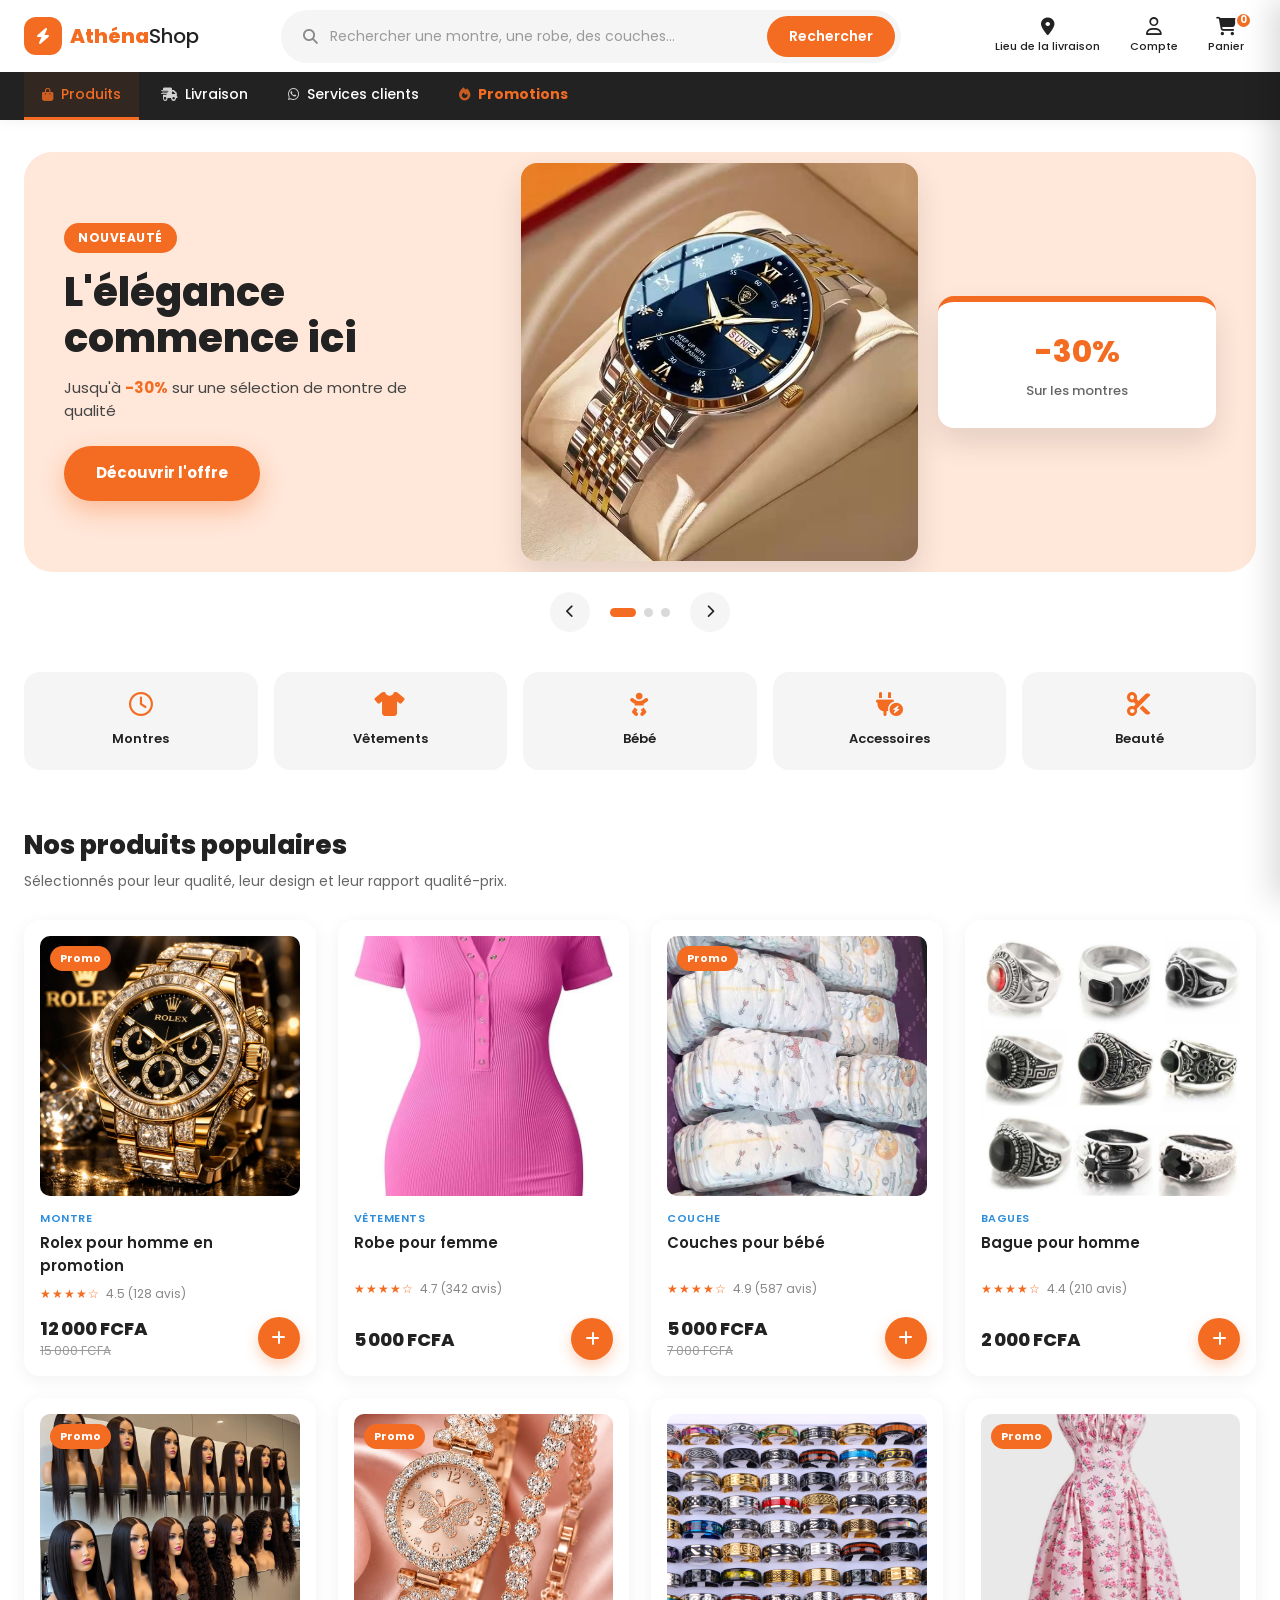
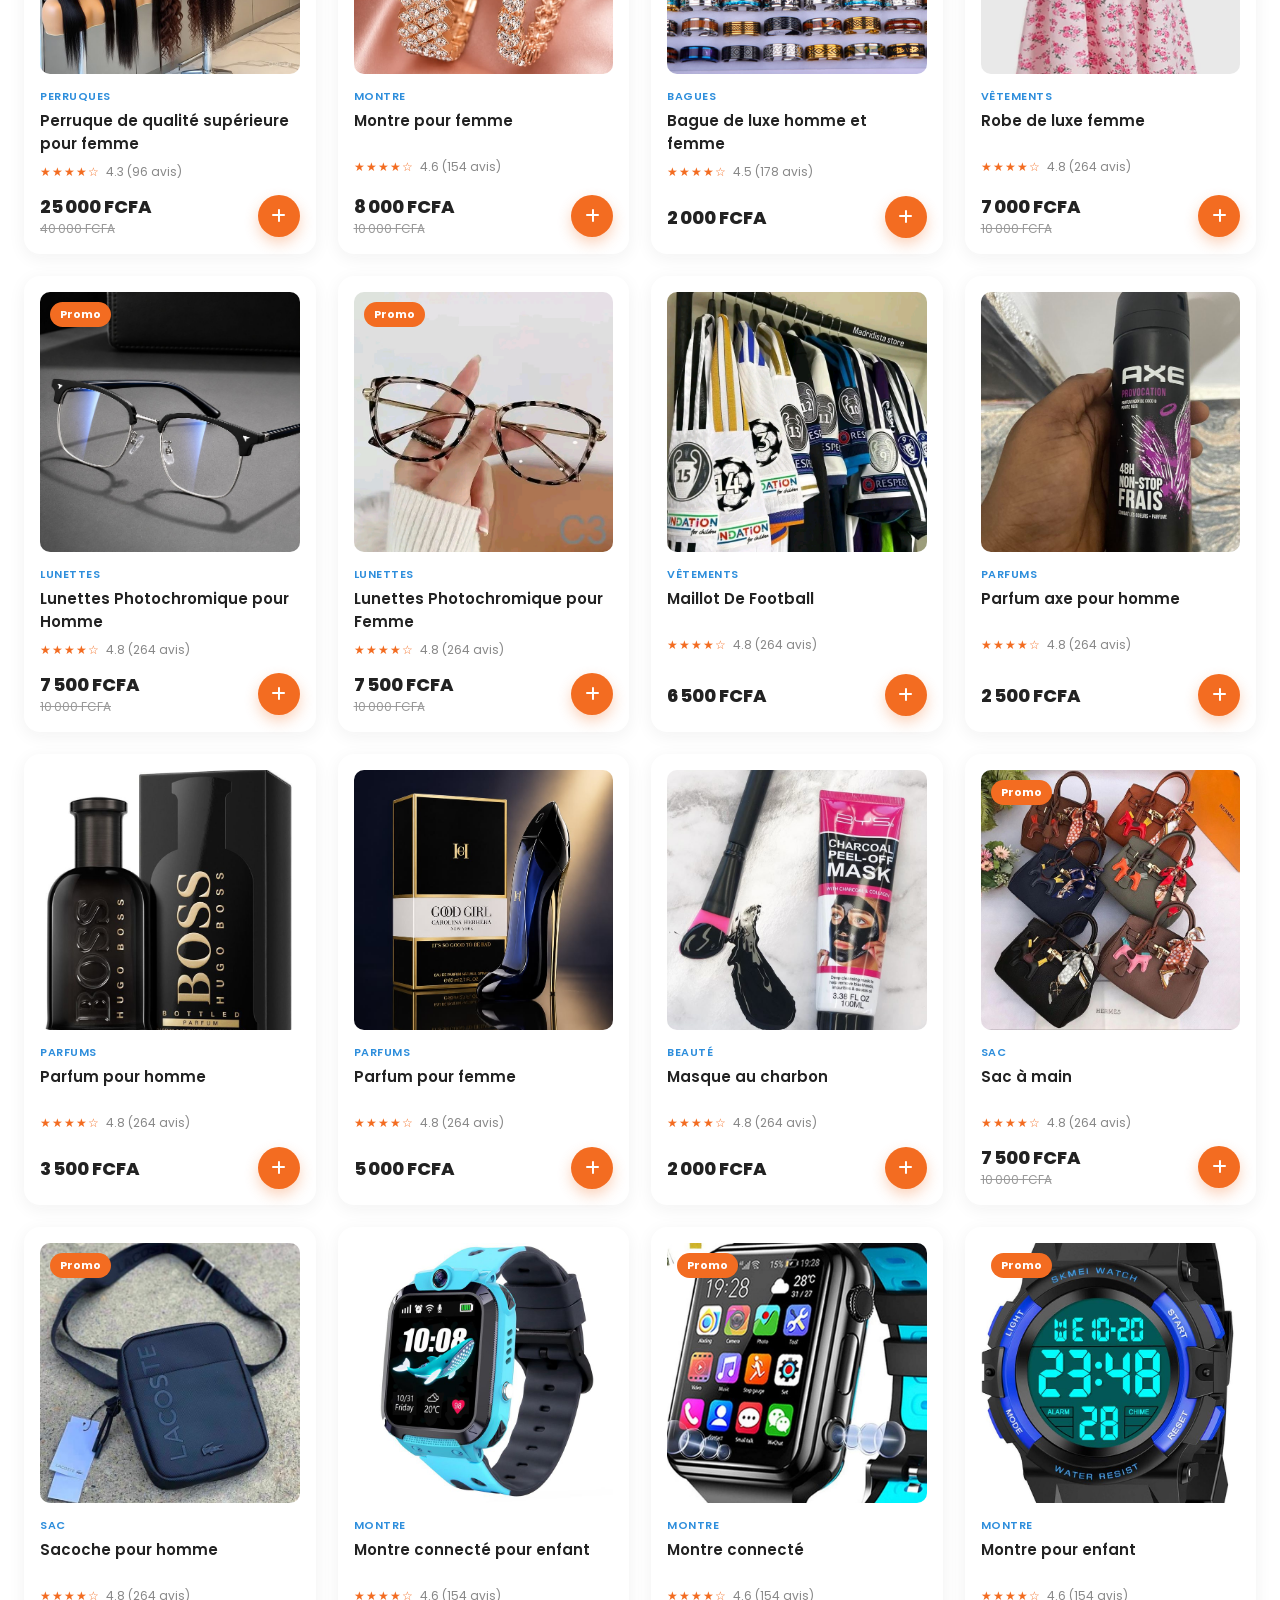
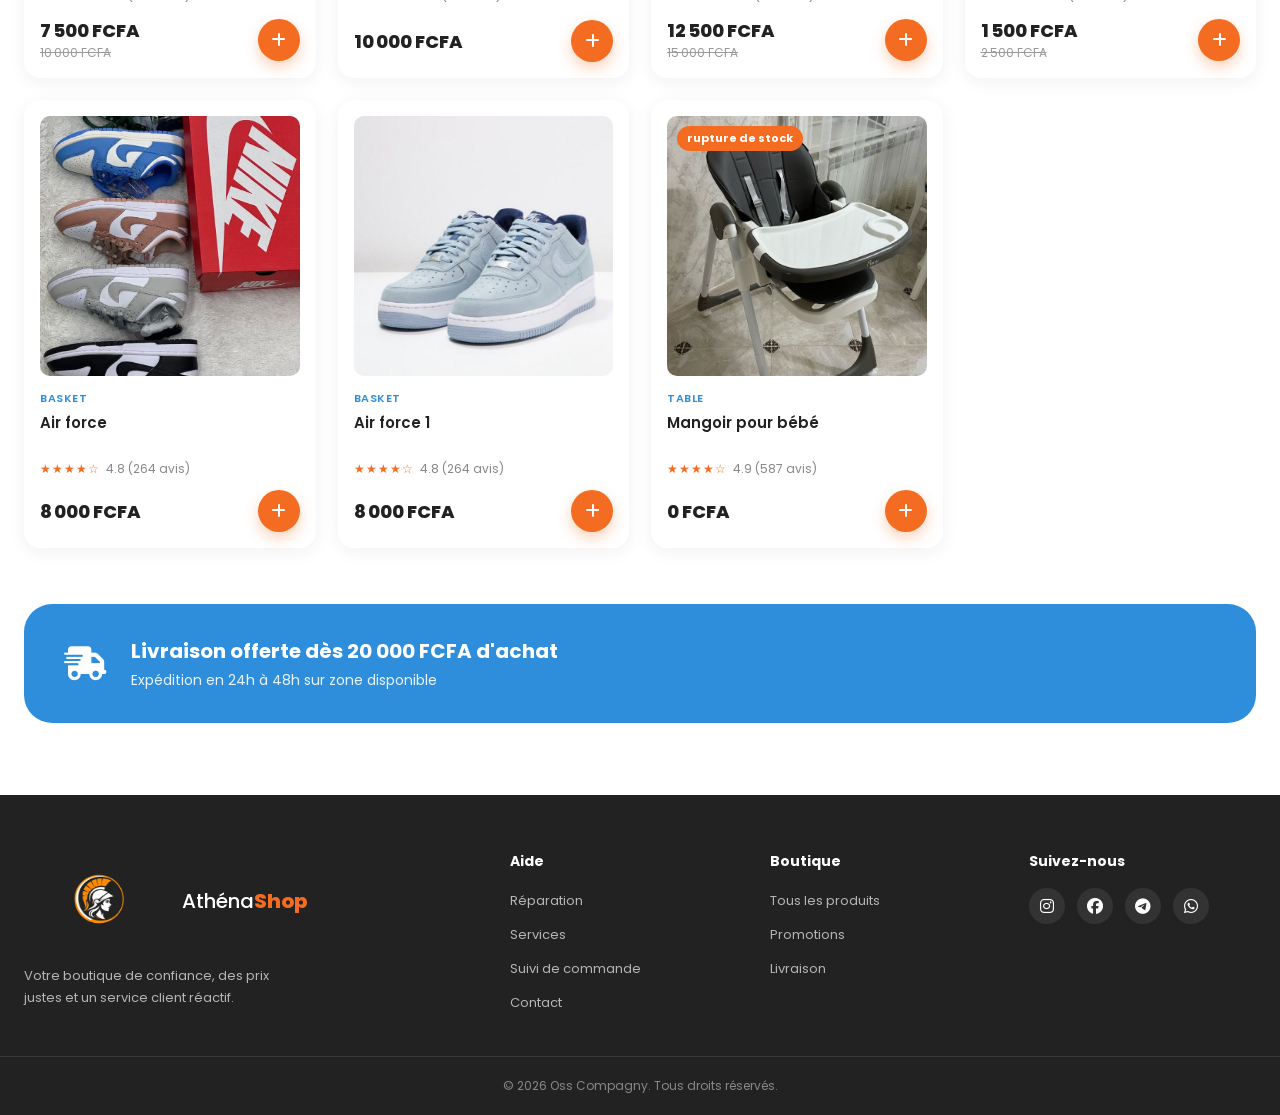
<file: index.html>
<!DOCTYPE html>
<html lang="fr">
<head>
<meta charset="UTF-8">
<meta name="viewport" content="width=device-width, initial-scale=1.0">
<title>AthénaShop — Le meilleur, au meilleur prix</title>
<!-- favicon athena -->
<link rel="icon" href="./images/favicon.ico" type="image/x-icon">
<link rel="icon" href="./images/favicon-32.png" type="image/png" sizes="32*32">
<link rel="icon" href="./images/favicon-16.png" type="image/png" sizes="16*16">
<link rel="apple-touch-icon" href="./images/favicon-180.png" type="image/svg+xml" sizes="180*180">
<!-- Google Fonts : Poppins -->
<link rel="preconnect" href="https://fonts.googleapis.com">
<link href="https://fonts.googleapis.com/css2?family=Poppins:wght@300;400;500;600;700;800&display=swap" rel="stylesheet">

<!-- Font Awesome -->
<link rel="stylesheet" href="https://cdnjs.cloudflare.com/ajax/libs/font-awesome/6.5.1/css/all.min.css">

<link rel="stylesheet" href="style.css">
</head>
<body>

<!-- ============ HEADER (fixe) ============ -->
<header class="site-header" id="siteHeader">
  <div class="header-inner">

    <!-- Logo -->
    <a href="#" class="logo" aria-label="AthénaShop - accueil">
      <span class="logo-mark"><i class="fa-solid fa-bolt"></i></span>
      <span class="logo-text"><strong>Athéna</strong>Shop</span>
    </a>

    <!-- Barre de recherche -->
    <div class="search-bar">
      <i class="fa-solid fa-magnifying-glass search-icon"></i>
      <input type="text" id="searchInput" placeholder="Rechercher une montre, une robe, des couches…" autocomplete="off">
      <button class="search-btn" id="searchBtn" aria-label="Lancer la recherche">Rechercher</button>
    </div>

    <!-- Icônes utilitaires -->
    <div class="header-actions">
      <button class="icon-btn" id="locationBtn" aria-label="Localisation">
        <i class="fa-solid fa-location-dot" id="blc"></i>
        <span class="icon-label" id="livraisonbtn">Lieu de la livraison</span>
      </button>
      <button class="icon-btn" id="userBtn" aria-label="Mon compte">
        <i class="fa-regular fa-user"></i>
        <span class="icon-label">Compte</span>
      </button>
      <button class="icon-btn cart-btn" id="cartBtn" aria-label="Panier">
        <i class="fa-solid fa-cart-shopping"></i>
        <span class="icon-label">Panier</span>
        <span class="cart-count" id="cartCount">0</span>
      </button>
      <button class="burger" id="burgerBtn" aria-label="Ouvrir le menu">
        <span></span><span></span><span></span>
      </button>
    </div>
  </div>

  <!-- ============ NAVIGATION ============ -->
  <nav class="main-nav" id="mainNav">
    <ul>
      <li><a href="#produits" class="active"><i class="fa-solid fa-bag-shopping"></i> Produits</a></li>
      <li><a href="#livraison"><i class="fa-solid fa-truck-fast"></i> Livraison</a></li>
      <!-- <li><a href="#reparation"><i class="fa-solid fa-screwdriver-wrench"></i> Réparation</a></li> -->
      <li><a href="https://wa.me/242053024629?text=Bonjour%20!%20Je%20souhaite%20obtenir%20des%20informations%20sur%20vos%20produits." target="_blank"><i class="fa-brands fa-whatsapp"></i> Services clients</a></li>
      <li><a href="#promotions" class="promo-link" onclick="alert('pas de promotions pour le moment')"><i class="fa-solid fa-fire"></i> Promotions</a></li>
    </ul>
  </nav>
</header>

<!-- Espace pour compenser le header fixe -->
<div class="header-spacer"></div>

<main>

  <!-- ============ SLIDER / BANNIÈRE PRINCIPALE ============ -->
  <section class="hero" aria-label="Bannières promotionnelles">
    <div class="slider" id="slider">

      <article class="slide active" style="--slide-color:#F36C21;--slide-bg:#FFE7D9;">
        <div class="slide-text">
          <span class="slide-tag">Nouveauté</span>
          <h1>L'élégance<br>commence ici</h1>
          <p>Jusqu'à <strong>-30%</strong> sur une sélection de montre de qualité</p>
          <a href="#produits" class="cta-btn">Découvrir l'offre</a>
        </div>
        <div class="slide-image">
          <img src="./images/rolex.jpeg" alt="Montre Rolex en promotion">
        </div>
        <div class="slide-block">
          <span class="block-price">-30%</span>
          <span class="block-label">Sur les montres</span>
        </div>
      </article>

      <article class="slide" style="--slide-color:#2E8EDC;--slide-bg:#DCEEFC;">
        <div class="slide-text">
          <span class="slide-tag">Exclusivité</span>
          <h1>Des perruques<br>de bonnes qualités</h1>
          <p>Bouclés, lisse et de toutes les couleur disponible</p>
          <a href="#produits" class="cta-btn cta-blue">Voir</a>
        </div>
        <div class="slide-image">
          <img src="./images/perruques.jpeg" alt="perruques">
        </div>
        <div class="slide-block block-blue">
          <span class="block-price">2 ans</span>
          <span class="block-label">Garantie incluse</span>
        </div>
      </article>

      <article class="slide" style="--slide-color:#222222;--slide-bg:#F0F0F0;">
        <div class="slide-text">
          <span class="slide-tag">Best-seller</span>
          <h1>Toujours bien habillé,<br>où que vous soyez</h1>
          <p>Nos vêtements de luxe pour hommes comme pour femmes</p>
          <a href="#produits" class="cta-btn cta-dark">J'en profite</a>
        </div>
        <div class="slide-image">
          <img src="./images/robe.jpeg" alt="vêtements externe pour smartphone">
        </div>
        <div class="slide-block block-dark">
          <span class="block-price">4.8★</span>
          <span class="block-label">Note moyenne clients</span>
        </div>
      </article>

    </div>

    <div class="slider-controls">
      <button id="prevSlide" aria-label="Bannière précédente"><i class="fa-solid fa-chevron-left"></i></button>
      <div class="slider-dots" id="sliderDots"></div>
      <button id="nextSlide" aria-label="Bannière suivante"><i class="fa-solid fa-chevron-right"></i></button>
    </div>
  </section>

  <!-- ============ CATEGORIES RAPIDES ============ -->
  <section class="quick-categories">
    <a href="#produits" data-filter="cuisine" class="quick-cat">
      <i class="fa-regular fa-clock"></i><span>Montres</span>
    </a>
    <a href="#produits" data-filter="informatique" class="quick-cat">
      <i class="fa-solid fa-shirt"></i><span>Vêtements</span>
    </a>
    <a href="#produits" data-filter="gaming" class="quick-cat">
      <i class="fa-solid fa-baby"></i><span>Bébé</span>
    </a>
    <a href="#produits" data-filter="accessoires" class="quick-cat">
      <i class="fa-solid fa-plug-circle-bolt"></i><span>Accessoires</span>
    </a>
    <a href="#produits" data-filter="tv" class="quick-cat">
      <i class="fa-solid fa-scissors"></i><span>Beauté
      </span>
    </a>
  </section>

  <!-- ============ PRODUITS ============ -->
  <section class="products-section" id="produits">
    <div class="section-heading">
      <h2>Nos produits populaires</h2>
      <p>Sélectionnés pour leur qualité, leur design et leur rapport qualité-prix.</p>
    </div>

    <div class="products-grid" id="productsGrid">
      <!-- Les cartes produits sont injectées dynamiquement par script.js -->
    </div>

    <p class="no-results" id="noResults" hidden>Aucun produit ne correspond à votre recherche.</p>
  </section>

  <!-- ============ BANNIÈRE SECONDAIRE (bleu) ============ -->
  <section class="banner-secondary" id="livraison">
    <div class="banner-content">
      <i class="fa-solid fa-truck-fast banner-icon"></i>
      <div>
        <h3>Livraison offerte dès 20 000 FCFA d'achat</h3>
        <p>Expédition en 24h à 48h sur zone disponible</p>
      </div>
    </div>
  </section>

</main>

<!-- ============ FOOTER ============ -->
<footer class="site-footer">
  <div class="footer-grid">
    <div class="footer-col">
      <a href="#" class="logo footer-logo">
        <!-- <span class="logo-mark"><i class="fa-solid fa-bolt"></i></span> -->
         <img src="./images/logo.png" alt="logo" class="logofin">
        <span class="logo-text" style="color: white;">Athéna<strong>Shop</strong></span>
      </a>
      <p>Votre boutique de confiance, des prix justes et un service client réactif.</p>
    </div>
    <div class="footer-col">
      <h4>Aide</h4>
      <ul>
        <li><a href="#reparation">Réparation</a></li>
        <li><a href="#services">Services</a></li>
        <li><a href="#">Suivi de commande</a></li>
        <li><a href="#">Contact</a></li>
      </ul>
    </div>
    <div class="footer-col">
      <h4>Boutique</h4>
      <ul>
        <li><a href="#produits">Tous les produits</a></li>
        <li><a href="#promotions">Promotions</a></li>
        <li><a href="#livraison">Livraison</a></li>
      </ul>
    </div>
    <div class="footer-col">
      <h4>Suivez-nous</h4>
      <div class="social-icons">
        <a href="#" aria-label="Instagram"><i class="fa-brands fa-instagram"></i></a>
        <a href="#" aria-label="Facebook"><i class="fa-brands fa-facebook"></i></a>
        <a href="https://t.me/synapsex242" aria-label="Telegram"><i class="fa-brands fa-telegram"></i></a>
         <a href="https://wa.me/242050336960?text=Bonjour%2C%20je%20souhaite%20connaitre%20la%20votre%20tarif.%20:%0A%0A" aria-label="Whatsapp" target="_blank"><i class="fa-brands fa-whatsapp"></i></a>
      </div>
    </div>
  </div>
  <div class="footer-bottom">
    <p>&copy; 2026 <a href="https://ossynapse.netlify.app/oss_company" target="_blank" rel="noopener noreferrer">Oss Compagny.</a> Tous droits réservés.</p>
  </div>
</footer>

<!-- mis a jour -->
 <!-- ============ VOLET PANIER ============ -->
<div class="cart-overlay" id="cartOverlay"></div>
<aside class="cart-drawer" id="cartDrawer" aria-label="Votre panier">
  <div class="cart-drawer-header">
    <h3><i class="fa-solid fa-cart-shopping"></i> Mon panier</h3>
    <button class="cart-close-btn" id="cartCloseBtn" aria-label="Fermer le panier">
      <i class="fa-solid fa-xmark"></i>
    </button>
  </div>

  <div class="cart-drawer-body" id="cartDrawerBody">
    <!-- Liste des articles injectée par script.js -->
  </div>

  <div class="cart-drawer-footer">
    <div class="cart-total-row">
      <span>Total</span>
      <span id="cartTotal">0,00 €</span>
    </div>
    <button class="cta-btn cart-checkout-btn" id="checkoutBtn">Valider la commande</button>
  </div>
</aside>
<!-- mis a jour -->

<!-- ============ TOAST NOTIFICATION ============ -->
<div class="toast" id="toast"></div>

<script src="script.js"></script>
<script src="autre.js"></script>
</body>
</html>
</file>
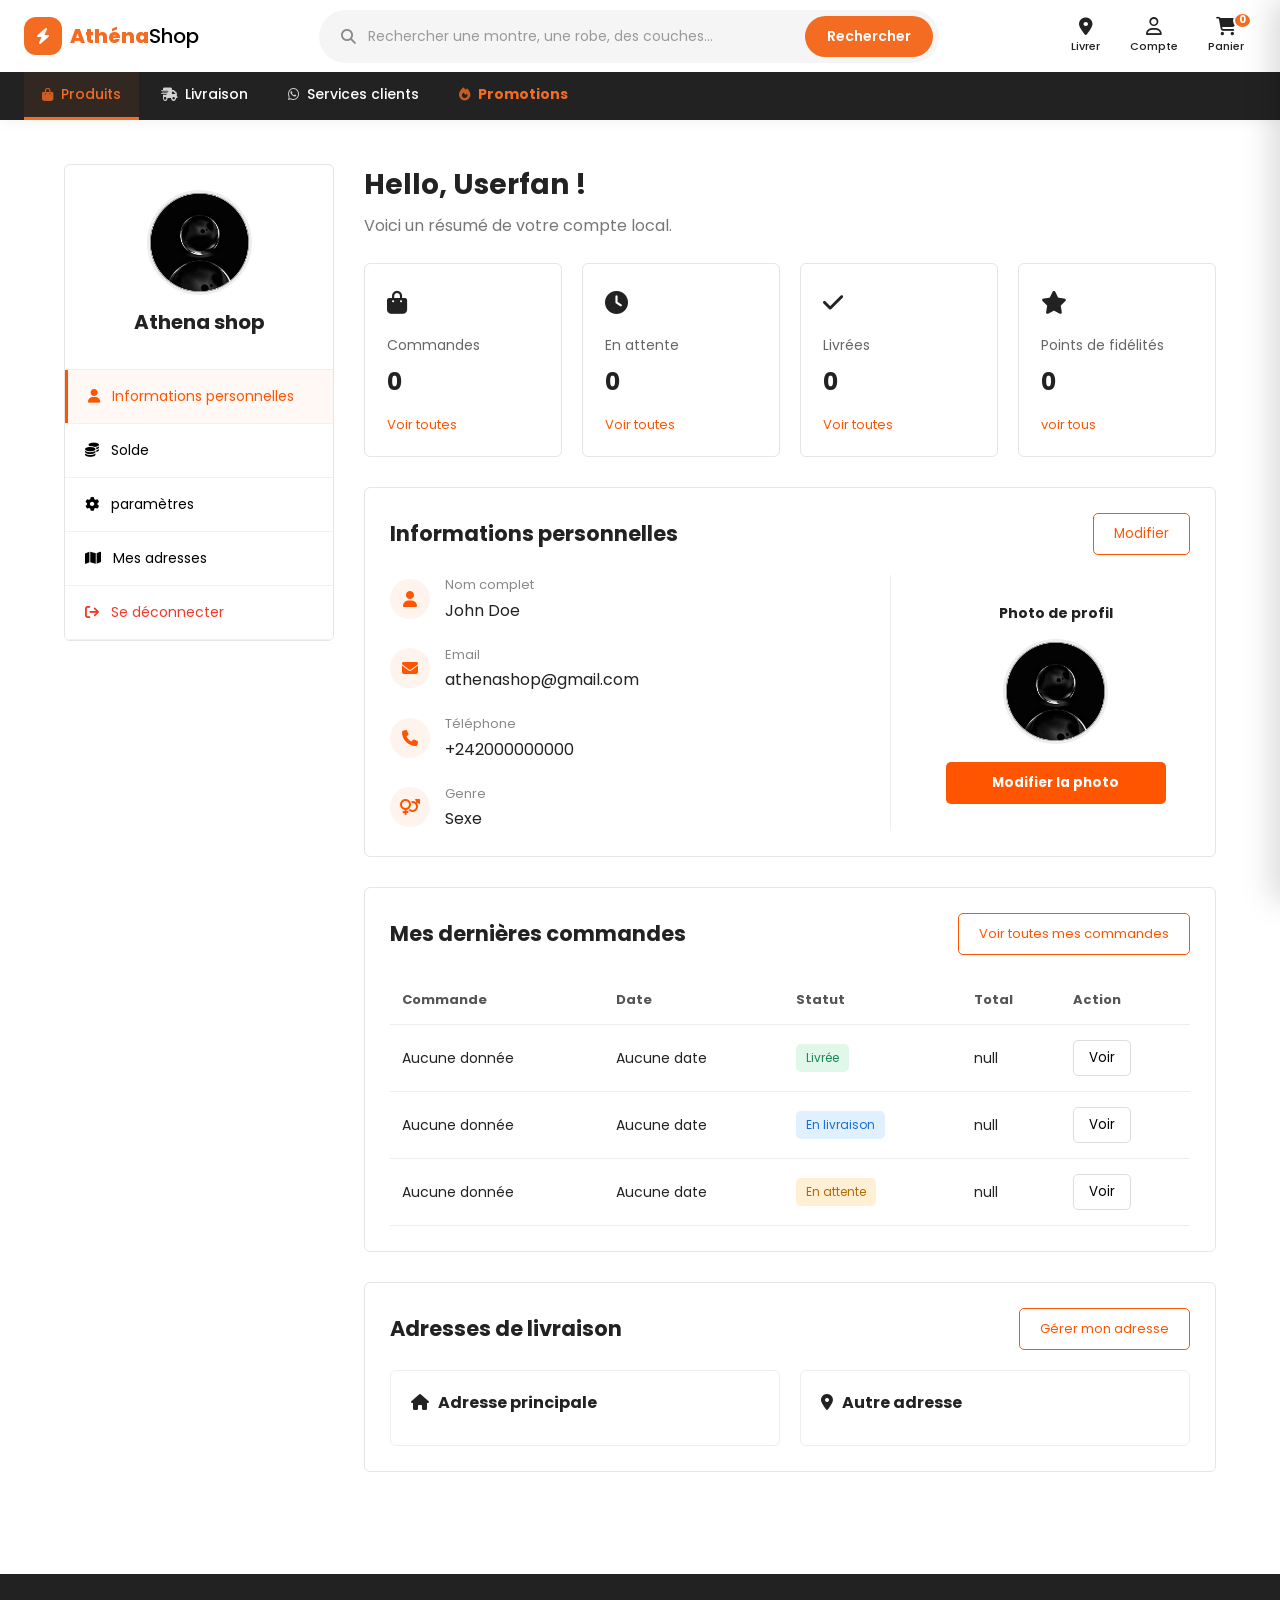
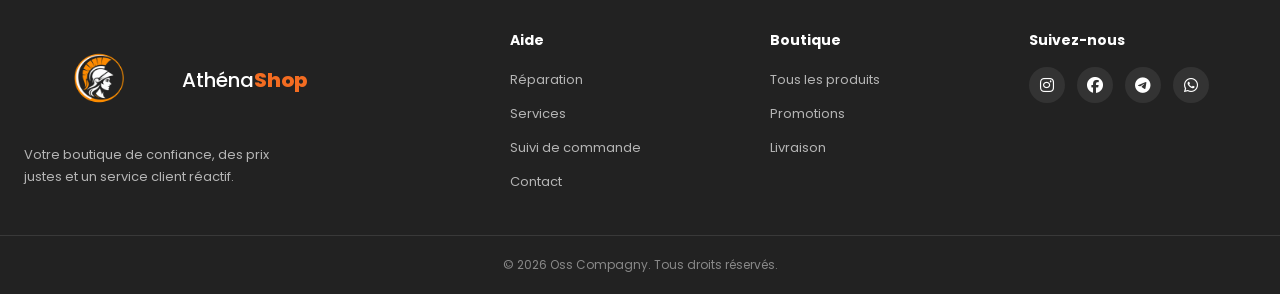
<file: compte.html>
<!DOCTYPE html>
<html lang="fr">
<head>
    <meta charset="UTF-8">
    <meta name="viewport" content="width=device-width, initial-scale=1.0">

    <!-- favicon athena -->
<link rel="icon" href="./images/favicon.ico" type="image/x-icon">
<link rel="icon" href="./images/favicon-32.png" type="image/png" sizes="32*32">
<link rel="icon" href="./images/favicon-16.png" type="image/png" sizes="16*16">
<link rel="apple-touch-icon" href="./images/favicon-180.png" type="image/svg+xml" sizes="180*180">
<!-- Google Fonts : Poppins -->
<link rel="preconnect" href="https://fonts.googleapis.com">
<link href="https://fonts.googleapis.com/css2?family=Poppins:wght@300;400;500;600;700;800&display=swap" rel="stylesheet">

<!-- Font Awesome -->
<link rel="stylesheet" href="https://cdnjs.cloudflare.com/ajax/libs/font-awesome/6.5.1/css/all.min.css">

    <title>Mon compte - AthénaShop</title>

    <style>
        /* =====================================================
           RESET
        ===================================================== */

        * {
            margin: 0;
            padding: 0;
            box-sizing: border-box;
        }

        html,
        body {
            width: 100%;
            max-width: 100%;
            overflow-x: hidden;
        }

        body {
            font-family: Arial, Helvetica, sans-serif;
            background: #f7f7f7;
            color: #171717;
        }

        button,
        input {
            font-family: inherit;
        }

        img {
            max-width: 100%;
            display: block;
        }

        a {
            text-decoration: none;
        }


        /* =====================================================
           HEADER
        ===================================================== */

        header {
            background: #050505;
            color: white;
            width: 100%;
        }

         .stat:hover{
                scale: 1.1;
                box-shadow: 0 0 10px rgb(0, 0, 0);
                transition:scale 1s;
            }

        .top-header {
            min-height: 38px;
            padding: 0 5%;

            display: flex;
            align-items: center;
            justify-content: space-between;

            border-bottom: 1px solid #292929;

            font-size: 13px;
        }

        .top-right {
            display: flex;
            align-items: center;
            gap: 25px;
        }


        /* MAIN HEADER */

        .main-header {
            min-height: 82px;

            display: flex;
            align-items: center;
            gap: 35px;

            padding: 15px 5%;
        }

        .logo {
            font-size: 28px;
            font-weight: 700;
            white-space: nowrap;
        }

        .logo span {
            color: #ff5500;
        }


        /* SEARCH */

        .search {
            flex: 1;
            min-width: 0;

            height: 46px;

            display: flex;
        }

        .search input {
            flex: 1;
            min-width: 0;

            border: none;
            outline: none;

            padding: 0 18px;

            font-size: 14px;

            border-radius: 7px 0 0 7px;
        }

        .search button {
            width: 55px;
            flex-shrink: 0;

            border: none;
            background: #ff5500;
            color: white;

            font-size: 20px;

            border-radius: 0 7px 7px 0;

            cursor: pointer;
        }


        /* HEADER ACTIONS */

        .header-actions {
            display: flex;
            align-items: center;
            gap: 25px;

            white-space: nowrap;
        }

        .header-action {
            cursor: pointer;
            font-size: 14px;
        }

        .cart-count {
            display: inline-flex;

            align-items: center;
            justify-content: center;

            min-width: 18px;
            height: 18px;

            padding: 0 4px;

            background: #ff5500;
            color: white;

            border-radius: 50%;

            font-size: 10px;
        }


        /* NAVIGATION */

        .nav {
            min-height: 52px;

            padding: 0 5%;

            display: flex;
            align-items: center;

            gap: 38px;

            border-top: 1px solid #292929;

            overflow-x: auto;

            scrollbar-width: none;

            white-space: nowrap;
        }

        .nav::-webkit-scrollbar {
            display: none;
        }

        .nav a {
            color: white;
            font-size: 14px;
            transition: 0.2s;
        }

        .nav a:hover {
            color: #ff5500;
        }


        /* =====================================================
           LAYOUT
        ===================================================== */

        .container {
            width: 90%;
            max-width: 1400px;

            margin: 20px auto;

            display: grid;

            grid-template-columns: 270px minmax(0, 1fr);

            gap: 30px;
        }


        /* =====================================================
           SIDEBAR
        ===================================================== */

        .sidebar {
            background: white;

            border: 1px solid #e5e5e5;

            border-radius: 6px;

            overflow: hidden;

            height: fit-content;
        }


        /* PROFILE */

        .profile-card {
            padding: 25px 15px;

            text-align: center;

            border-bottom: 1px solid #eee;
        }

        .profile-picture-small {
            width: 105px;
            height: 105px;

            margin: 0 auto;

            border-radius: 50%;

            object-fit: cover;

            border: 3px solid #eee;
        }

        .profile-card h2 {
            margin-top: 12px;

            font-size: 20px;
        }

        .profile-card p {
            margin-top: 7px;

            color: #777;

            font-size: 13px;

            word-break: break-word;
        }


        /* MENU */

        .menu {
            list-style: none;
        }

        .menu li {
            border-bottom: 1px solid #f2f2f2;
        }

        .menu button {
            width: 100%;

            padding: 16px 20px;

            border: none;
            background: white;

            text-align: left;

            font-size: 14px;

            cursor: pointer;

            transition: 0.2s;
        }

        .menu button:hover {
            background: #fff5ef;
            color: #ff5500;
        }

        .menu .active {
            background: #fff8f4;
            color: #ff5500;

            border-left: 3px solid #ff5500;
        }

        .menu .logout {
            color: #ef3b2d;
        }


        /* =====================================================
           CONTENT
        ===================================================== */

        .content {
            min-width: 0;
        }

        .content h1 {
            font-size: 28px;
            margin-bottom: 8px;
        }

        .subtitle {
            color: #777;

            margin-bottom: 25px;

            line-height: 1.5;
        }


        /* =====================================================
           STATISTICS
        ===================================================== */

        .stats {
            display: grid;

            grid-template-columns: repeat(4, minmax(0, 1fr));

            gap: 20px;

            margin-bottom: 30px;
        }

        .stat {
            min-width: 0;

            background: white;

            border: 1px solid #e5e5e5;

            border-radius: 6px;

            padding: 22px;
        }

        .stat-icon {
            margin-bottom: 12px;

            font-size: 23px;
        }

        .stat-title {
            color: #666;

            font-size: 14px;
        }

        .stat-number {
            display: block;

            margin-top: 7px;

            font-size: 24px;
        }

        .stat a {
            display: block;

            margin-top: 15px;

            color: #ff5500;

            font-size: 13px;
        }


        /* =====================================================
           SECTIONS
        ===================================================== */

        .section {
            background: white;

            border: 1px solid #e5e5e5;

            border-radius: 6px;

            padding: 25px;

            margin-bottom: 30px;

            min-width: 0;
        }

        .section-title {
            display: flex;

            align-items: center;
            justify-content: space-between;

            gap: 15px;

            margin-bottom: 20px;
        }

        .section-title h2 {
            font-size: 21px;
        }

        .orange-link {
            color: #ff5500;

            font-size: 13px;

            white-space: nowrap;
        }


        /* =====================================================
           PERSONAL INFORMATION
        ===================================================== */

        .personal-info {
            display: grid;

            grid-template-columns: minmax(0, 1fr) 300px;

            gap: 30px;
        }

        .info-list {
            display: flex;

            flex-direction: column;

            gap: 22px;
        }

        .info-item {
            display: flex;

            align-items: center;

            gap: 15px;

            min-width: 0;
        }

        .info-icon {
            width: 40px;
            height: 40px;

            flex-shrink: 0;

            border-radius: 50%;

            background: #fff4ed;

            display: flex;
            align-items: center;
            justify-content: center;

            color: #ff5500;
        }

        .info-label {
            display: block;

            color: #888;

            font-size: 13px;

            margin-bottom: 4px;
        }

        .info-value {
            display: block;

            font-size: 15px;

            word-break: break-word;
        }

        .edit-button {
            border: 1px solid #ff5500;

            background: white;

            color: #ff5500;

            padding: 10px 20px;

            border-radius: 5px;

            cursor: pointer;

            transition: 0.2s;
        }

        .edit-button:hover {
            background: #ff5500;
            color: white;
        }


        /* =====================================================
           PHOTO
        ===================================================== */

        .photo-section {
            display: flex;

            flex-direction: column;

            align-items: center;
            justify-content: center;

            border-left: 1px solid #eee;

            padding-left: 30px;
        }

        .photo-section h3 {
            margin-bottom: 15px;

            font-size: 14px;
        }

        .profile-picture-large {
            width: 105px;
            height: 105px;

            margin-bottom: 18px;

            border-radius: 50%;

            object-fit: cover;

            border: 3px solid #eee;
        }

        .change-photo {
            width: 100%;

            max-width: 220px;

            border: none;

            background: #ff5500;

            color: white;

            padding: 11px 20px;

            border-radius: 5px;

            cursor: pointer;

            font-weight: bold;

            transition: 0.2s;
        }

        .change-photo:hover {
            background: #e94700;
        }


        /* =====================================================
           ORDERS - DESKTOP
        ===================================================== */

        .orders-container {
            width: 100%;
            overflow-x: auto;
        }

        .orders {
            width: 100%;
            min-width: 650px;

            border-collapse: collapse;
        }

        .orders th,
        .orders td {
            padding: 15px 12px;

            text-align: left;

            border-bottom: 1px solid #eee;

            font-size: 14px;
        }

        .orders th {
            color: #555;

            font-size: 13px;
        }

        .status {
            display: inline-block;

            padding: 5px 10px;

            border-radius: 5px;

            font-size: 12px;
        }

        .delivered {
            background: #e0f7e9;
            color: #198754;
        }

        .shipping {
            background: #e1f0ff;
            color: #1670d2;
        }

        .waiting {
            background: #fff0d5;
            color: #b26b00;
        }

        .view-button {
            border: 1px solid #ddd;

            background: white;

            padding: 7px 15px;

            border-radius: 5px;

            cursor: pointer;
        }

        .view-button:hover {
            border-color: #ff5500;
            color: #ff5500;
        }


        /* =====================================================
           ADDRESSES
        ===================================================== */

        .addresses {
            display: grid;

            grid-template-columns: repeat(2, minmax(0, 1fr));

            gap: 20px;
        }

        .address {
            border: 1px solid #eee;

            padding: 20px;

            border-radius: 6px;

            min-width: 0;
        }

        .address h3 {
            margin-bottom: 10px;

            font-size: 16px;
        }

        .address p {
            color: #666;

            line-height: 1.6;

            font-size: 14px;

            word-break: break-word;
        }


        /* =====================================================
           TABLETTE
           801px → 1100px
        ===================================================== */

        @media (max-width: 1100px) {

            .container {
                width: 94%;

                grid-template-columns: 220px minmax(0, 1fr);

                gap: 20px;
            }

            .main-header {
                padding-left: 3%;
                padding-right: 3%;

                gap: 20px;
            }

            .nav {
                padding-left: 3%;
                padding-right: 3%;

                gap: 25px;
            }

            .stats {
                grid-template-columns: repeat(2, minmax(0, 1fr));
            }

            .personal-info {
                grid-template-columns: 1fr;
            }

            .photo-section {
                border-left: none;

                border-top: 1px solid #eee;

                padding-left: 0;
                padding-top: 25px;
            }
        }


        /* =====================================================
           TABLETTE / PETIT ÉCRAN
           601px → 800px
        ===================================================== */

        @media (max-width: 800px) {

            .top-header {
                padding-left: 3%;
                padding-right: 3%;
            }

            .top-right {
                gap: 12px;
            }

            .top-right span:nth-child(2) {
                display: none;
            }

            .main-header {
                flex-wrap: wrap;
            }

            .logo {
                font-size: 24px;
            }

            .search {
                order: 3;

                flex-basis: 100%;
            }

            .header-actions {
                margin-left: auto;

                gap: 15px;
            }

            .container {
                width: 94%;

                grid-template-columns: 1fr;
            }

            /* SIDEBAR */

            .sidebar {
                width: 100%;
            }

            .profile-card {
                display: flex;

                align-items: center;

                text-align: left;

                gap: 15px;

                padding: 15px;
            }

            .profile-picture-small {
                width: 70px;
                height: 70px;

                margin: 0;
            }

            .profile-card h2 {
                margin-top: 0;
            }

            .menu {
                display: flex;

                overflow-x: auto;

                scrollbar-width: none;
            }

            .menu::-webkit-scrollbar {
                display: none;
            }

            .menu li {
                flex: 0 0 auto;

                border: none;
            }

            .menu button {
                width: auto;

                white-space: nowrap;

                padding: 13px 15px;
            }

            .menu .active {
                border-left: none;

                border-bottom: 3px solid #ff5500;
            }

            .content h1 {
                font-size: 24px;
            }

            .section {
                padding: 20px;
            }
        }


        /* =====================================================
           MOBILE
           0 → 600px
        ===================================================== */

        @media (max-width: 600px) {

            body {
                font-size: 14px;
            }


            /* HEADER */

            .top-header {
                display: none;
            }

            .main-header {
                padding: 14px 15px;

                gap: 12px;
            }

            .logo {
                font-size: 21px;
            }

            .header-actions {
                gap: 10px;
            }

            .header-action {
                font-size: 0;
            }

            .header-action:first-child::before {
                content: "♡";

                font-size: 25px;
            }

            .header-action:last-child::before {
                content: "🛒";

                font-size: 21px;
            }

            .search {
                height: 42px;
            }

            .search input {
                font-size: 13px;

                padding: 0 12px;
            }

            .search button {
                width: 45px;
            }


            /* NAV */

            .nav {
                min-height: 46px;

                padding: 0 15px;

                gap: 22px;

                font-size: 13px;
            }


            /* LAYOUT */

            .container {
                width: 100%;

                display: block;

                margin: 0;
            }


            /* SIDEBAR */

            .sidebar {
                border-radius: 0;

                border-left: none;
                border-right: none;
            }

            .profile-card {
                padding: 14px 15px;
            }

            .profile-picture-small {
                width: 60px;
                height: 60px;
            }

            .profile-card h2 {
                font-size: 17px;
            }

            .profile-card p {
                font-size: 12px;
            }

            .menu button {
                padding: 11px 12px;

                font-size: 12px;
            }


            /* CONTENT */

            .content {
                padding: 20px 15px;
            }

            .content h1 {
                font-size: 22px;
            }

            .subtitle {
                margin-bottom: 20px;

                font-size: 13px;
            }


            /* STATISTICS */

            .stats {
                grid-template-columns: repeat(2, minmax(0, 1fr));

                gap: 10px;

                margin-bottom: 20px;
            }

            .stat {
                padding: 15px;
            }

            .stat-icon {
                font-size: 20px;
            }

            .stat-title {
                font-size: 12px;
            }

            .stat-number {
                font-size: 20px;
            }

            .stat a {
                margin-top: 10px;

                font-size: 11px;
            }


            /* SECTION */

            .section {
                padding: 15px;

                margin-bottom: 20px;
            }

            .section-title {
                align-items: flex-start;
            }

            .section-title h2 {
                font-size: 18px;
            }

            .orange-link {
                font-size: 11px;

                white-space: normal;

                text-align: right;
            }


            /* PERSONAL INFORMATION */

            .personal-info {
                display: flex;

                flex-direction: column;

                gap: 20px;
            }

            .info-list {
                gap: 18px;
            }

            .info-item {
                gap: 10px;
            }

            .info-icon {
                width: 35px;
                height: 35px;
            }

            .info-label {
                font-size: 12px;
            }

            .info-value {
                font-size: 13px;
            }

            .edit-button {
                padding: 8px 12px;

                font-size: 12px;
            }


            /* PHOTO */

            .photo-section {
                width: 100%;

                padding-top: 20px;
            }

            .profile-picture-large {
                width: 100px;
                height: 100px;
            }

            .change-photo {
                width: 100%;
            }

            

            /* =================================================
               COMMANDES → CARTES SUR MOBILE
            ================================================= */

            .orders-container {
                overflow: visible;
            }

            .orders,
            .orders tbody,
            .orders tr,
            .orders td {
                display: block;

                width: 100%;
            }

            .orders thead {
                display: none;
            }

            .orders {
                min-width: 0;
            }

            .orders tr {
                padding: 12px;

                margin-bottom: 12px;

                background: #fafafa;

                border: 1px solid #eee;

                border-radius: 8px;
            }

            .orders td {
                display: flex;

                align-items: center;
                justify-content: space-between;

                gap: 10px;

                padding: 7px 5px;

                border: none;

                font-size: 13px;

                text-align: right;
            }

            .orders td::before {
                font-weight: bold;

                color: #666;

                font-size: 12px;

                text-align: left;
            }

            .orders td:nth-child(1)::before {
                content: "Commande";
            }

            .orders td:nth-child(2)::before {
                content: "Date";
            }

            .orders td:nth-child(3)::before {
                content: "Statut";
            }

            .orders td:nth-child(4)::before {
                content: "Total";
            }

            .orders td:nth-child(5)::before {
                content: "Action";
            }

            .view-button {
                padding: 6px 15px;
            }


            /* ADDRESSES */

            .addresses {
                grid-template-columns: 1fr;

                gap: 10px;
            }

            .address {
                padding: 15px;
            }
        }


        /* =====================================================
           TRÈS PETITS TÉLÉPHONES
           ≤ 380px
        ===================================================== */

        @media (max-width: 380px) {

            .main-header {
                padding: 12px;
            }

            .logo {
                font-size: 19px;
            }

            .header-actions {
                gap: 7px;
            }

            .content {
                padding: 15px 10px;
            }

            .stats {
                grid-template-columns: 1fr;
            }

            .section {
                padding: 12px;
            }

            .section-title {
                flex-direction: column;
            }

            .orange-link {
                align-self: flex-start;

                text-align: left;
            }

            .profile-card {
                padding: 12px;
            }

            .menu button {
                font-size: 11px;

                padding: 10px;
            }
        }
        #email{
                font-weight: bold;             
            }
            .fa-bolt{
                color:white;
            }
           .logo-text .shop{
                color:black;
            }
    </style>
<link rel="stylesheet" href="style.css">
</head>


<body>


<!-- =====================================================
     HEADER
===================================================== -->


<!-- ============ HEADER (fixe) ============ -->
<header class="site-header" id="siteHeader">
  <div class="header-inner">

    <!-- Logo -->
    <a href="index.html" class="logo" aria-label="AthénaShop - accueil">
      <span class="logo-mark"><i class="fa-solid fa-bolt"></i></span>
      <span class="logo-text"><strong>Athéna</strong><span class="shop">Shop</span></span>
    </a>

    <!-- Barre de recherche -->
    <div class="search-bar">
      <i class="fa-solid fa-magnifying-glass search-icon"></i>
      <input type="text" id="searchInput" placeholder="Rechercher une montre, une robe, des couches…" autocomplete="off">
      <button class="search-btn" id="searchBtn" aria-label="Lancer la recherche">Rechercher</button>
    </div>

    <!-- Icônes utilitaires -->
    <div class="header-actions">
      <button class="icon-btn" id="locationBtn" aria-label="Localisation">
        <i class="fa-solid fa-location-dot" id="blc"></i>
        <span class="icon-label" id="livraisonbtn">Livrer</span>
      </button>
      <button class="icon-btn" id="userBtn" aria-label="Mon compte">
        <i class="fa-regular fa-user"></i>
        <span class="icon-label">Compte</span>
      </button>
      <button class="icon-btn cart-btn" id="cartBtn" aria-label="Panier">
        <i class="fa-solid fa-cart-shopping"></i>
        <span class="icon-label">Panier</span>
        <span class="cart-count" id="cartCount">0</span>
      </button>
      <button class="burger" id="burgerBtn" aria-label="Ouvrir le menu">
        <span></span><span></span><span></span>
      </button>
    </div>
  </div>

  <!-- ============ NAVIGATION ============ -->
  <nav class="main-nav" id="mainNav">
    <ul>
      <li><a href="#produits" class="active"><i class="fa-solid fa-bag-shopping"></i> Produits</a></li>
      <li><a href="index.html/#livraison"><i class="fa-solid fa-truck-fast"></i> Livraison</a></li>
      <!-- <li><a href="#reparation"><i class="fa-solid fa-screwdriver-wrench"></i> Réparation</a></li> -->
      <li><a href="https://wa.me/242053024629?text=Bonjour%20!%20Je%20souhaite%20obtenir%20des%20informations%20sur%20vos%20produits." target="_blank"><i class="fa-brands fa-whatsapp"></i> Services clients</a></li>
      <li><a href="#promotions" class="promo-link" onclick="alert('pas de promotions pour le moment')"><i class="fa-solid fa-fire"></i> Promotions</a></li>
    </ul>
  </nav>
</header>

<br><br><br><br><br> <br>

<!-- =====================================================
     CONTENU PRINCIPAL
===================================================== -->

<div class="container">


    <!-- =================================================
         SIDEBAR
    ================================================== -->

    <aside class="sidebar">


        <!-- PROFIL -->

        <div class="profile-card">

            <img
                id="sidebarPhoto"
                class="profile-picture-small"
                src="./images/Default.jpg"
                alt="Photo de profil"
            >

            <div>

                <h2 id="sidebarName">
                    Athena shop
                </h2>

                <p id="email">
                   
                </p>

            </div>

        </div>


        <!-- MENU -->

        <ul class="menu">

            <li>
                <button class="active" id="userid">
                     <i class="fa-solid fa-user"></i> &nbsp; Informations personnelles
                </button>
            </li>

             <li>
                <button id="solde">
                    <i class="fa-solid fa-coins"></i> &nbsp;
                    Solde
                </button>
            </li>

            <li>
                <button id="parametre">
                    <i class="fa-solid fa-gear"></i> &nbsp;
                    paramètres
                </button>
            </li>

            <li>
                 <button id="ici">
                 <i class="fa-solid fa-map"></i> &nbsp; Mes adresses
                </button>
            </li>

            <li>
                <button class="logout">
                    <i class="fa-solid fa-arrow-right-from-bracket"></i>
                     &nbsp; Se déconnecter
                </button>
            </li>

        </ul>

    </aside>



    <!-- =================================================
         CONTENU
    ================================================== -->

    <main class="content">


        <h1>
            <span id="hello">Hello</span>, <span id="name">Userfan</span> !
        </h1>

        <p class="subtitle">
            Voici un résumé de votre compte local.
        </p>



        <!-- =================================================
             STATISTIQUES
        ================================================== -->

        <div class="stats">


            <div class="stat">

                <div class="stat-icon">
                    <i class="fa-solid fa-bag-shopping"></i>
                </div>

                <span class="stat-title">
                    Commandes
                </span>

                <strong class="stat-number">
                    0
                </strong>

                <a href="#">
                    Voir toutes
                </a>

            </div>


            <div class="stat">

                <div class="stat-icon">
                    <i class="fa-solid fa-clock"></i>
                </div>

                <span class="stat-title">
                    En attente
                </span>

                <strong class="stat-number">
                    0
                </strong>

                <a href="#">
                    Voir toutes
                </a>

            </div>


            <div class="stat">

                <div class="stat-icon">
                    <i class="fa-solid fa-check"></i>
                </div>

                <span class="stat-title">
                    Livrées
                </span>

                <strong class="stat-number">
                    0
                </strong>

                <a href="#">
                    Voir toutes
                </a>

            </div>


            
            <div class="stat">

                <div class="stat-icon">
                    <i class="fa-solid fa-star"></i>
                </div>

                <span class="stat-title">
                    Points de fidélités
                </span>

                <strong class="stat-number">
                    0
                </strong>
                <a href="">
                    voir tous
                </a>
            </div>
        </div>



        <!-- =================================================
             INFORMATIONS PERSONNELLES
        ================================================== -->

        <section class="section">


            <div class="section-title">

                <h2>
                    Informations personnelles
                </h2>

                <button
                    class="edit-button"
                    id="changer"
                >
                    Modifier
                </button>

            </div>


            <div class="personal-info">


                <!-- INFORMATIONS -->

                <div class="info-list">


                    <div class="info-item">

                        <div class="info-icon">
                            <i class="fa-solid fa-user"></i>
                        </div>

                        <div>

                            <span class="info-label">
                                Nom complet
                            </span>

                            <span id="personalid">
                                John Doe
                            </span>

                        </div>

                    </div>


                    <div class="info-item">

                        <div class="info-icon">
                            <i class="fa-solid fa-envelope"></i>
                        </div>

                        <div>

                            <span class="info-label">
                                Email
                            </span>

                            <span id="mail">
                                athenashop@gmail.com
                            </span>

                        </div>

                    </div>


                    <div class="info-item">

                        <div class="info-icon">
                            <i class="fa-solid fa-phone"></i>
                        </div>

                        <div>

                            <span class="info-label">
                                Téléphone
                            </span>

                            <span id="phone">
                                +242000000000
                            </span>

                        </div>

                    </div>


                    <div class="info-item">

                        <div class="info-icon">
                           <i class="fas fa-venus-mars"></i>
                        </div>

                        <div>

                            <span class="info-label">
                               Genre
                            </span>

                            <span id="sexe">
                                Sexe
                            </span>

                        </div>

                    </div>


                </div>



                <!-- PHOTO -->

                <div class="photo-section">

                    <h3>
                        Photo de profil
                    </h3>


                    <img
                        id="profilePhoto"
                        class="profile-picture-large"
                        src="./images/Default.jpg"
                        alt="Photo de profil"
                    >


                    <button
                        id="changePhoto"
                        class="change-photo"
                        type="button"
                    >
                        Modifier la photo
                    </button>


                    <!-- INPUT INVISIBLE -->

                    <input
                        type="file"
                        id="photoInput"
                        accept="image/jpeg,image/png,image/webp,image/gif"
                        hidden
                    >

                </div>

            </div>

        </section>



        <!-- =================================================
             COMMANDES
        ================================================== -->

        <section class="section">


            <div class="section-title">

                <h2>
                    Mes dernières commandes
                </h2>

                <a
                    href="#"
                    class="orange-link edit-button"
                >
                    Voir toutes mes commandes
                </a>

            </div>


            <div class="orders-container">

                <table class="orders">

                    <thead>

                        <tr>

                            <th>
                                Commande
                            </th>

                            <th>
                                Date
                            </th>

                            <th>
                                Statut
                            </th>

                            <th>
                                Total
                            </th>

                            <th>
                                Action
                            </th>

                        </tr>

                    </thead>


                    <tbody>


                        <tr>

                            <td>
                               Aucune donnée
                            </td>

                            <td>
                               Aucune date
                            </td>

                            <td>
                                <span class="status delivered">
                                    Livrée
                                </span>
                            </td>

                            <td>
                                null
                            </td>

                            <td>
                                <button
                                    type="button"
                                    class="view-button"
                                >
                                    Voir
                                </button>
                            </td>

                        </tr>


                        <tr>

                            <td>
                                Aucune donnée
                            </td>

                            <td>
                                Aucune date
                            </td>

                            <td>
                                <span class="status shipping">
                                    En livraison
                                </span>
                            </td>

                            <td>
                                null
                            </td>

                            <td>
                                <button
                                    type="button"
                                    class="view-button"
                                >
                                    Voir
                                </button>
                            </td>

                        </tr>


                        <tr>

                            <td>
                                Aucune donnée
                            </td>

                            <td>
                                Aucune date
                            </td>

                            <td>
                                <span class="status waiting">
                                    En attente
                                </span>
                            </td>

                            <td>
                                null
                            </td>

                            <td>
                                <button
                                    type="button"
                                    class="view-button"
                                >
                                    Voir
                                </button>
                            </td>

                        </tr>


                    </tbody>

                </table>

            </div>

        </section>



        <!-- =================================================
             ADRESSES
        ================================================== -->
        <section class="section" id="iciadresse">


            <div class="section-title">

                <h2>
                    Adresses de livraison
                </h2>

                <button class="orange-link edit-button" id="cadress">
                    Gérer mon adresse
            </button>

            </div>


            <div class="addresses">


                <div class="address">

                    <h3>
                       <i class="fa-solid fa-home"></i> &nbsp; Adresse principale
                    </h3>

                    <p id="principal">
                       
                    </p>

                </div>


                <div class="address">

                    <h3>
                        <i class="fa-solid fa-map-marker-alt"></i> &nbsp; Autre adresse
                    </h3>

                    <p id="second">
                        
                    </p>

                </div>


            </div>

        </section>


    </main>

</div>

<!-- ============ FOOTER ============ -->
<footer class="site-footer">
  <div class="footer-grid">
    <div class="footer-col">
      <a href="#" class="logo footer-logo">
        <!-- <span class="logo-mark"><i class="fa-solid fa-bolt"></i></span> -->
         <img src="./images/logo.png" alt="logo" class="logofin">
        <span class="logo-text" style="color: white;">Athéna<strong>Shop</strong></span>
      </a>
      <p>Votre boutique de confiance, des prix justes et un service client réactif.</p>
    </div>
    <div class="footer-col">
      <h4>Aide</h4>
      <ul>
        <li><a href="#reparation">Réparation</a></li>
        <li><a href="#services">Services</a></li>
        <li><a href="#">Suivi de commande</a></li>
        <li><a href="#">Contact</a></li>
      </ul>
    </div>
    <div class="footer-col">
      <h4>Boutique</h4>
      <ul>
        <li><a href="#produits">Tous les produits</a></li>
        <li><a href="#promotions">Promotions</a></li>
        <li><a href="#livraison">Livraison</a></li>
      </ul>
    </div>
    <div class="footer-col">
      <h4>Suivez-nous</h4>
      <div class="social-icons">
        <a href="#" aria-label="Instagram"><i class="fa-brands fa-instagram"></i></a>
        <a href="#" aria-label="Facebook"><i class="fa-brands fa-facebook"></i></a>
        <a href="https://t.me/synapsex242" aria-label="Telegram"><i class="fa-brands fa-telegram"></i></a>
         <a href="https://wa.me/242050336960?text=Bonjour%2C%20je%20souhaite%20connaitre%20la%20votre%20tarif.%20:%0A%0A" aria-label="Whatsapp" target="_blank"><i class="fa-brands fa-whatsapp"></i></a>
      </div>
    </div>
  </div>
  <div class="footer-bottom">
    <p>&copy; 2026 <a href="https://ossynapse.netlify.app/oss_company" target="_blank" rel="noopener noreferrer">Oss Compagny.</a> Tous droits réservés.</p>
  </div>
</footer>

<!-- mis a jour -->
 <!-- ============ VOLET PANIER ============ -->
<div class="cart-overlay" id="cartOverlay"></div>
<aside class="cart-drawer" id="cartDrawer" aria-label="Votre panier">
  <div class="cart-drawer-header">
    <h3><i class="fa-solid fa-cart-shopping"></i> Mon panier</h3>
    <button class="cart-close-btn" id="cartCloseBtn" aria-label="Fermer le panier">
      <i class="fa-solid fa-xmark"></i>
    </button>
  </div>

  <div class="cart-drawer-body" id="cartDrawerBody">
    <!-- Liste des articles injectée par script.js -->
  </div>

  <div class="cart-drawer-footer">
    <div class="cart-total-row">
      <span>Total</span>
      <span id="cartTotal">0,00 €</span>
    </div>
    <button class="cta-btn cart-checkout-btn" id="checkoutBtn">Valider la commande</button>
  </div>
</aside>
<!-- mis a jour -->

<!-- =====================================================
     JAVASCRIPT
===================================================== -->

<script>
const changePhoto = document.getElementById("changePhoto");
const photoInput = document.getElementById("photoInput");

const profilePhoto = document.getElementById("profilePhoto");
const sidebarPhoto = document.getElementById("sidebarPhoto");

const STORAGE_KEY = "athenaShop_profile_photo";


// Ouvrir la galerie
changePhoto.addEventListener("click", () => {
    photoInput.click();
});


// Sélection de la photo
photoInput.addEventListener("change", (event) => {

    const file = event.target.files[0];

    if (!file) return;


    // Vérifier que c'est bien une image
    if (!file.type.startsWith("image/")) {
        alert("Veuillez sélectionner une image.");
        return;
    }


    // Convertir l'image en Base64
    const reader = new FileReader();

    reader.onload = () => {

        const imageBase64 = reader.result;


        // Afficher la nouvelle photo
        profilePhoto.src = imageBase64;
        sidebarPhoto.src = imageBase64;


        // Sauvegarder dans localStorage
        localStorage.setItem(
            STORAGE_KEY,
            imageBase64
        );

    };


    reader.readAsDataURL(file);

});


// Récupérer la photo enregistrée au chargement
const savedPhoto = localStorage.getItem(STORAGE_KEY);

if (savedPhoto) {

    profilePhoto.src = savedPhoto;
    sidebarPhoto.src = savedPhoto;

}

const name = document.getElementById('name');

const hello = document.getElementById('hello');

name.textContent = localStorage.getItem('name')[0].toUpperCase() + localStorage.getItem('name').slice(1);

let heureActuelle = new Date().getHours();

if (heureActuelle < 12) {
                hello.textContent = 'Bonjour';
            } else if (heureActuelle < 18) {
                hello.textContent = 'Bon après-midi';
            } else {
                hello.textContent = 'Bonsoir';
            }

email.textContent = localStorage.getItem('adress');
sidebarName.textContent = localStorage.getItem('name')[0].toUpperCase() + localStorage.getItem('name').slice(1) + " " + localStorage.getItem('nom').toUpperCase();

phone.textContent = localStorage.getItem('numero');

sexe.textContent = localStorage.getItem('sexe')[0].toUpperCase() + localStorage.getItem('sexe').slice(1);

mail.textContent = localStorage.getItem('adress');

personalid.textContent = localStorage.getItem('name')[0].toUpperCase() + localStorage.getItem('name').slice(1) + " " + localStorage.getItem('nom').toUpperCase();

changer.addEventListener('click', () => {
    window.open('connexion.html', '_self');
});

const logout = document.querySelector('.logout');

logout.addEventListener('click', () => {
    localStorage.clear();
    window.open('index.html', '_self');
});

principal.textContent = 'République du Congo 🇨🇬';
second.textContent = 'Veuillez mettre à jour votre adresse de livraison';

let destination;
cadress.addEventListener('click', () => {
    destination = prompt("Veuillez entrer votre adresse de livraison (Exemple: Brazzaville, Talangaï, Avenue de la paix, N° 123)");
    localStorage.setItem('destination', destination); 
});

if (localStorage.getItem('destination')) {
    second.textContent = localStorage.getItem('destination').toUpperCase();
} else if (localStorage.getItem('destination') === null) {
    second.textContent = 'Veuillez mettre à jour votre adresse de livraison';

}
else {
   /*  alert('') */
} 

ici.addEventListener('click', () => {
    let adresseSection = confirm('votre adresse est bien:' + ' '+ localStorage.getItem('destination') + ' ' + 'voulez-vous la modifier?');
    if (adresseSection) {
        destination = prompt("Veuillez entrer votre adresse de livraison (Exemple: Brazzaville, Talangaï, Avenue de la paix, N° 123)");
        localStorage.setItem('destination', destination); 
        second.textContent = localStorage.getItem('destination').toUpperCase();
    } else {
        alert('vous avez annulé la modification de votre adresse');
    }

    ici.classList.add('active');
    userid.classList.remove('active');
    parametre.classList.remove('active');
    solde.classList.remove('active'); 
});

parametre.addEventListener('click', () => {
    parametre.classList.add('active');
    userid.classList.remove('active');
    ici.classList.remove('active');
    solde.classList.remove('active'); 
});

userid.addEventListener('click', () => {
    parametre.classList.remove('active');
    userid.classList.add('active');
    ici.classList.remove('active');
    solde.classList.remove('active'); 
    window.open('compte.html', '_self');
});

solde.addEventListener('click', () => {
    solde.classList.add('active');
    userid.classList.remove('active');
    ici.classList.remove('active');
    parametre.classList.remove('active'); 
    alert('votre solde est de 0,00 FCFA pour le moment, veuillez effectuer un achat pour obtenir des points de fidélité et bénéficier d\'une remise sur vos prochains achats');
});

</script>
 
</body>
</html>
</file>
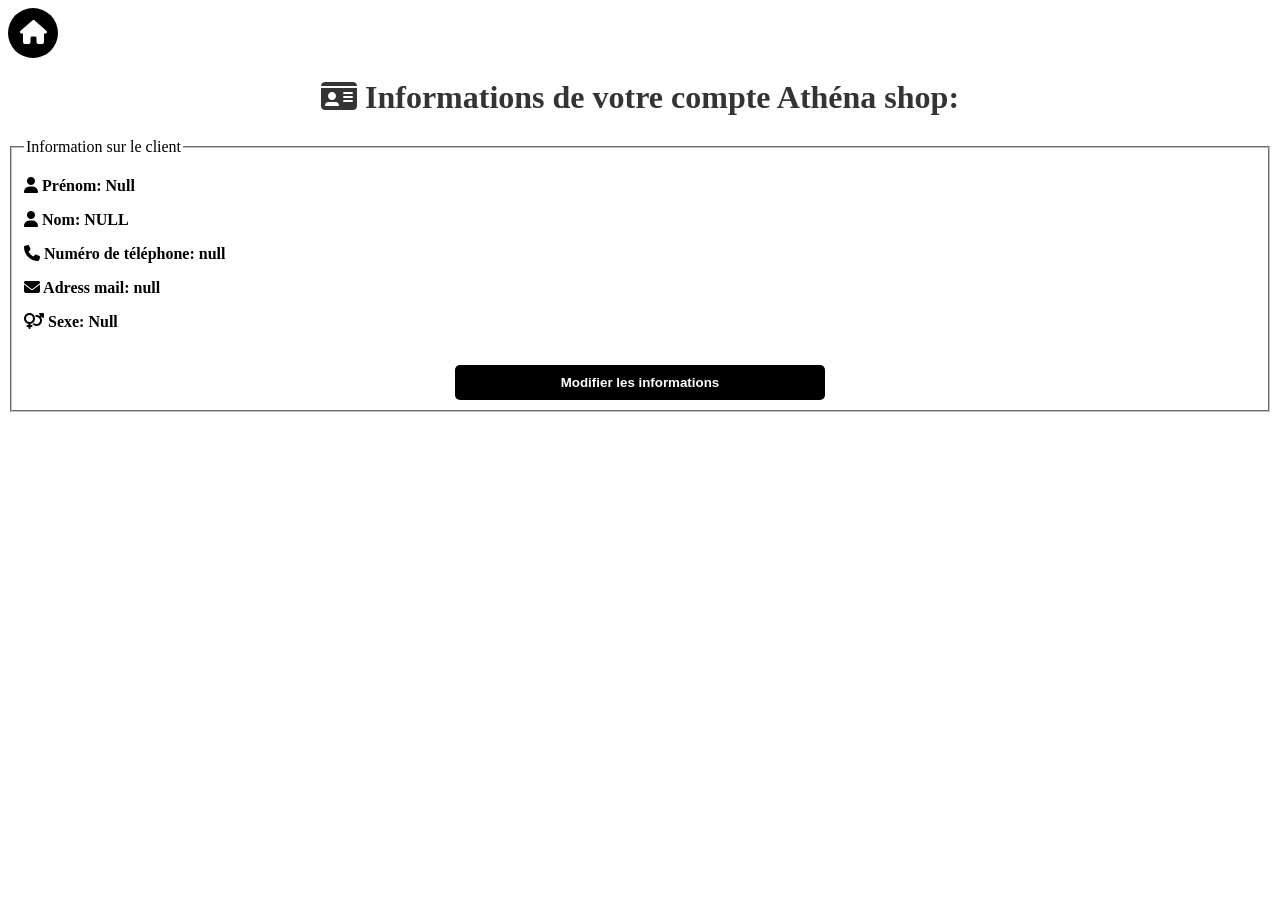
<file: compte2.html>
<!DOCTYPE html>
<html lang="en"> 
<head>
    <meta charset="UTF-8">
    <meta name="viewport" content="width=device-width, initial-scale=1.0">
    <link rel="icon" href="./images/favicon.ico" type="image/x-icon">
<link rel="icon" href="./images/favicon-32.png" type="image/png" sizes="32*32">
<link rel="icon" href="./images/favicon-16.png" type="image/png" sizes="16*16">
<link rel="apple-touch-icon" href="./images/favicon-180.png" type="image/svg+xml" sizes="180*180">

<!-- Font Awesome -->
<link rel="stylesheet" href="https://cdnjs.cloudflare.com/ajax/libs/font-awesome/6.5.1/css/all.min.css">
    <style>
        h1{
            text-align: center;
            color: rgb(53, 52, 52);
            font-weight: bolder;
        }
       p{
        font-weight: bolder;
       }
       .name{
        text-transform: capitalize;
       }
       .nom{
        text-transform: uppercase;
       }
       .home{
        width: 50px;
        height: 50px;
        background:black;
        border-radius: 50%;
        display: flex;
        align-items: center;
        justify-content: center;
        font-size: 24px;
       }
       .home a{
        color:white;
       }
       .genre{
        text-transform: capitalize;
       }
       .remove{
        width: 30%;
        padding: 10px;
        border: none;
        background: black;
        color: white;
        font-weight: bolder;
        border-radius: 5px;
        position: relative;
        left:35%;
        cursor: pointer;
       }
       @media screen and (max-width: 600px) {
        .remove{
            width: 100%;
            /*background: red;*/
            left: 0;
        }
       }
    </style>
    <title>Mon compte</title>
</head>
<body>
    <header>
        <div class="home"><a href="./index.html"><i class="fas fa-home"> </i> </a></div> <span></span>
    </header>
    <h1><i class="fa-solid fa-id-card"></i> Informations de votre compte Athéna shop:</h1>
 
    <fieldset>
        <legend>Information sur le client</legend>
           <p><i class="fa-solid fa-user"></i> Prénom: <span class="name">user firstname</span></p>
           <p><i class="fa-solid fa-user"></i> Nom: <span class="nom">user Name</span></p>
           <p><i class="fa-solid fa-phone"></i> Numéro de téléphone: <span class="numero">user number</span></p>
           <p><i class="fa-solid fa-envelope"></i> Adress mail: <span class="adress">user email</span></p>
           <p><i class="fa-solid fa-venus-mars"></i> Sexe: <span class="genre">user genre</span></p> <br>
           <button class="remove">Modifier les informations</button>
    </fieldset>
<script>
    //recuperation des balises
    const name = document.querySelector('.name');
    const nom = document.querySelector('.nom');
    const number = document.querySelector('.numero');
    const adress = document.querySelector('.adress');
    const genre = document.querySelector('.genre');
    const remove = document.querySelector('.remove');
    // fin de la recuperation

    // recuperation du local storage
    const usergenre = localStorage.getItem('sexe');
    const username = localStorage.getItem('name');
    const usernom = localStorage.getItem('nom');
    const usernumber = localStorage.getItem('numero');
    const useradress = localStorage.getItem('adress');
   // console.log(username, usernom, usernumber, useradress);
    // fin de la recuperation 

    // envoie des valeurs
    name.textContent = `${username}`;
    genre.textContent = `${usergenre}`;
    nom.textContent = `${usernom}`;
    adress.textContent = `${useradress}`;
    number.innerHTML = `${usernumber}`;

    // supression des valeur et redirection vers la page de connexion
    remove.addEventListener('click', () => {
        localStorage.removeItem('name');
        localStorage.removeItem('nom');
        localStorage.removeItem('numero');
        localStorage.removeItem('adress');
        localStorage.removeItem('sexe');
        window.open('./connexion.html', '_self');
    });
</script>
</body>
</html>
</file>
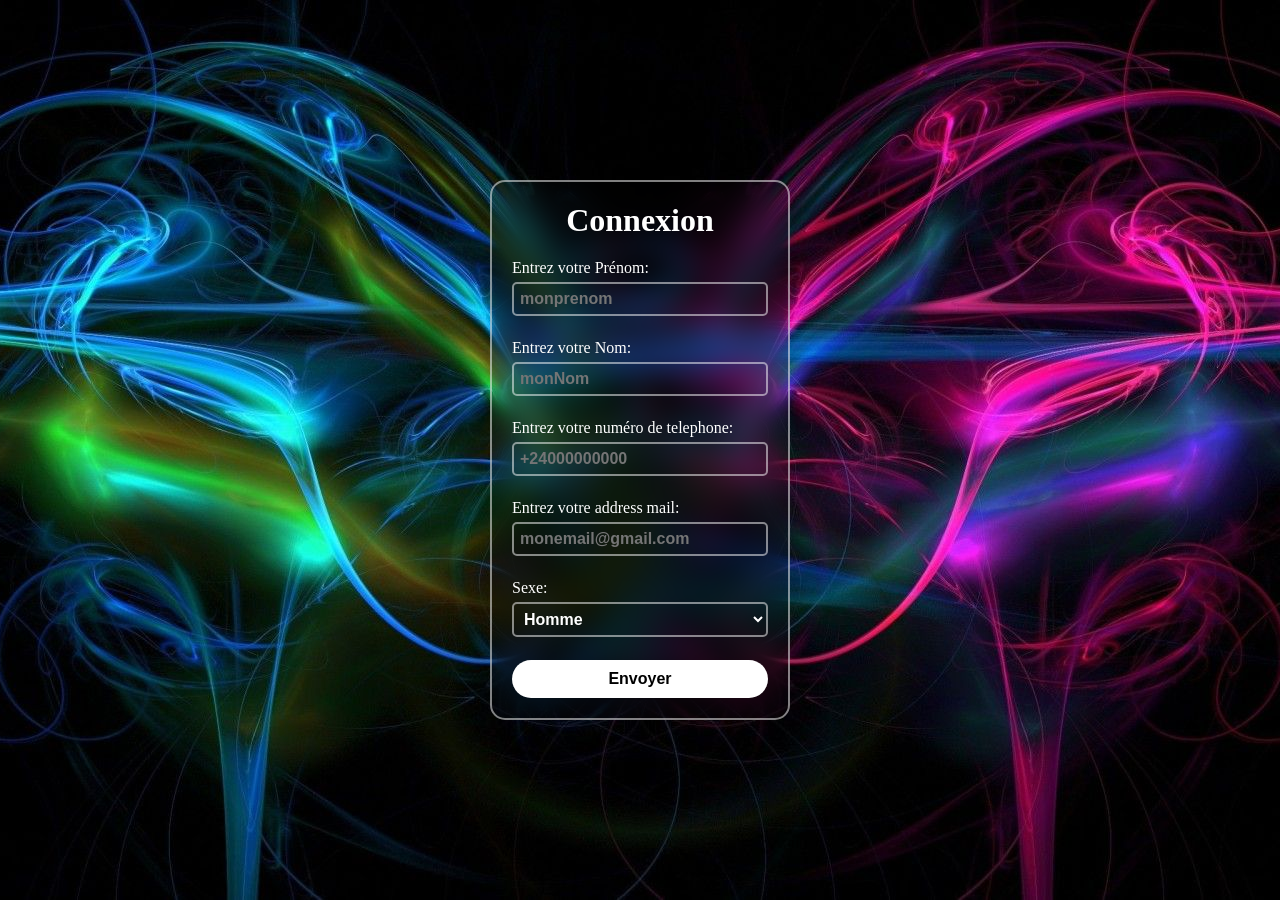
<file: connexion.html>
<!DOCTYPE html>
<html lang="en">
<head>
    <meta charset="UTF-8">
    <meta name="viewport" content="width=device-width, initial-scale=1.0">
    <link rel="icon" href="./images/favicon.ico" type="image/x-icon">
<link rel="icon" href="./images/favicon-32.png" type="image/png" sizes="32*32">
<link rel="icon" href="./images/favicon-16.png" type="image/png" sizes="16*16">
<link rel="apple-touch-icon" href="./images/favicon-180.png" type="image/svg+xml" sizes="180*180">
    <!-- <script src="https://kit.fontawesome.com/cc92400118.js" crossorigin="anonymous"></script> -->
    <title>Formulaire de connexion</title>
    <style>
        *{
            margin: 0;
            padding: 0;
            box-sizing: border-box;
        }
        body{
            display: flex;
            color: white;
            justify-content: center;
            align-items: center;
            min-height: 100vh;
            background: url('./images/bg.jpg') no-repeat;
            background-size: cover;
            background-position: center;
        }
        form{
            width: 300px;
            padding: 20px;
            border: 2px solid rgba(255, 255, 255, 0.5);
            border-radius: 15px;
            background: transparent;
            backdrop-filter: blur(15px);
        }
        h1{
            color: white;
            margin-bottom: 20px;
            text-align: center;
        }
       input{
        width: 100%;
        margin: 5px 0;
        border: 2px solid rgba(255, 255, 255, 0.5);
        padding: 6px;
        border-radius: 5px;
        background: transparent;
        font-size: 16px;
        font-weight: bolder;
        color: white;
       }
       select{
        width: 100%;
        margin: 5px 0;
        border: 2px solid rgba(255, 255, 255, 0.5);
        padding: 6px;
        border-radius: 5px;
        background: transparent;
        font-size: 16px;
        font-weight: bolder;
        color: white;
       }
       button:hover{
        background: aqua;
        color: black;
       }
       button{
        width: 100%;
        padding: 10px;
        border: none;
        border-radius: 40px;
        background: white;
        color: black;
        font-weight: bolder;
        font-size: 16px;
        cursor: pointer;
       }
       
       @media (max-width:360px) {
        form{
            width: 100%;
            height: 100vh;
        }
       }
    </style>
</head>
<body>
 
    <form action="">
        <h1>Connexion</h1>
        <label for="prenom">Entrez votre Prénom:</label> <br>
        <input type="text" name="prenom" id="prenom" placeholder="monprenom" required> <br> <br>
        <label for="nom">Entrez votre Nom:</label> <br>
        <input type="text" name="nom" id="nom" placeholder="monNom" required> <br><br>
        <label for="number">Entrez votre numéro de telephone:</label> <br>
        <input type="tel" name="number" id="number" placeholder="+24000000000" required > <br><br>
        <label for="email">Entrez votre address mail:</label> <br>
        <input type="email" name="
        email" id="email" placeholder="monemail@gmail.com" required> <br> <br>
        <label for="sexe">Sexe:</label>
        <br>
        <select name="sexe" id="sexe">
            <option value="homme">Homme</option>
            <option value="femme">Femme</option>
            <option value="autres">Autres</option>
        </select>
         <br><br>
        <button id="send">Envoyer</button>
    </form>
    <script>

       /*recuperation */
       const button = document.getElementById('send');
       const name = document.getElementById('prenom');
       const nom = document.getElementById('nom');
       const number = document.getElementById('number');
       const email = document.getElementById('email');
       const select = document.querySelector('select');
       /*fin de la recuperation*/


       button.addEventListener('click', () => {
       const username = name.value.trim();
       const usersatname = nom.value.trim();
       const num = number.value.trim();
       const mail = email.value.trim();
       const sexe = select.value.trim();
       localStorage.setItem('name', username);
       localStorage.setItem('nom', usersatname);
       localStorage.setItem('numero', num);
       localStorage.setItem('adress', mail);
       localStorage.setItem('sexe', sexe);
      
       console.log(localStorage.getItem('sexe'));
       
        if (localStorage.getItem('name') && localStorage.getItem('nom') && localStorage.getItem('numero') && localStorage.getItem('adress') && localStorage.getItem('sexe')) {
            window.open('./rebour.html');
            window.close();
        } else {
            alert('Veuillez remplir tous les champs du formulaire avant de continuer.');
        }
       });
         
    </script>
</body>
</html>
</file>
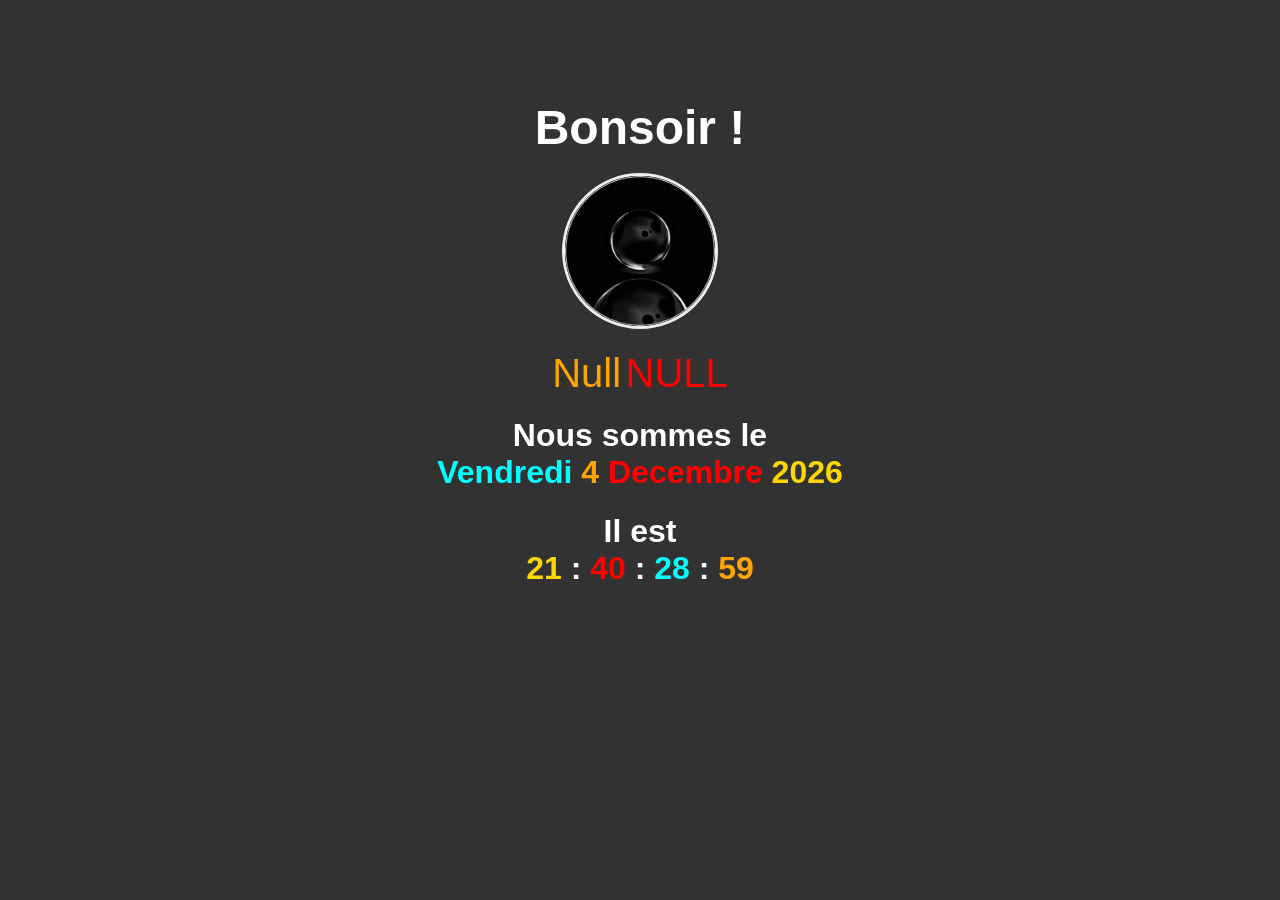
<file: rebour.html>
<!DOCTYPE html>
<html lang="fr">
<head>
    <meta charset="UTF-8">
    <meta name="viewport" content="width=device-width, initial-scale=1.0">
    <title>Bonjour/Bonsoir</title>
    <style>
        body {
            font-family: Arial, sans-serif;
            text-align: center;
            margin-top: 100px;
            background: #323232;
            color: #fff;
        }
        #picture{
             width: 150px;
            height:150px;

            margin: 0 auto;

            border-radius: 50%;

            object-fit: cover;

            border: 3px solid #eee;
        }
        #profil, #profil1{
            font-size:40px;
            font-weight:50px;
        }
        #message{
            font-size: 48px;
            font-weight: bold;
        }
        
        /* Styles pour les écrans larges */
@media (min-width: 1200px) {
  /* Styles pour les écrans larges */
}

/* Styles pour les écrans moyens */
@media (min-width: 768px) and (max-width: 1199px) { 
}

.jour, .secondes{
    color: aqua;
}
.numero, .mill, #profil{
    color: orange ;
}
.mois, .minutes, #profil1 {
    color: red;
}
.annee, .heure{
    color:gold;
}
#profil1{
    text-transform: uppercase;
}
#profil{
    text-transform: capitalize;
}

    </style>
</head>
<body>
    <div id="message"></div> <br />
     <img src="./images/Default.jpg" alt="photo du compte" id="picture"> <br> <br>
        <span id="profil"> Prenom  </span>
        
        <span id="profil1"> NOM </span>

       

    <h1>Nous sommes le <br/>
    <span><span class="jour">jour</span></span> <span class="numero">XX</span> <span class="mois">mois</span> <span class="annee">XXXX</span></span></h1>
    <h1>Il est <br />
    <span class="heure">00</span>
    <span>:</span>
    <span class="minutes">00</span>
    <span>:</span>
    <span class="secondes">00</span>
    <span>:</span>
    <span class="mill">00</span>
    </h1>
    

    <script>
        const messageElement = document.getElementById('message');
        
        const annee = new Date().getFullYear();
        const jourj = new Date().getDate();
        const jour = new Date().getDay();
        const mois = new Date().getMonth();
        
        /*
        =========================
        construction des tableaux 
        ==========================
        */
        
        const moisAray = ['Janvier','Fevrier','Mars','Avril','Mai','Juin','Juillet','Août','Septembre','Octobre','Novembre','Decembre'];
        
        const jourAray = ['Lundi','Mardi','Mercredi','Jeudi','Vendredi','Samedi','Dimanche'];
        /*
        ======================
        fin de la construction 
        ======================
        */

        function miseAJourMessage() {
            const heureActuelle = new Date().getHours();
            const minutes = new Date().getMinutes();
            const secondes = new Date().getSeconds();
            
            
            let res = `Il est ${heureActuelle}h${minutes}m${secondes}s`;
            if (heureActuelle < 12) {
                messageElement.textContent = 'Bonjour !';
            } else if (heureActuelle < 18) {
                messageElement.textContent = 'Bon après-midi !';
            } else {
                messageElement.textContent = 'Bonsoir !';
            }
            
            
        document.querySelector('.heure').textContent = heureActuelle;
        document.querySelector('.minutes').textContent = minutes;
        document.querySelector('.secondes').textContent = secondes;
        }

        // Mise à jour initiale
        miseAJourMessage();

        // Mise à jour toutes les secondes
        setInterval(miseAJourMessage, 1000);

        
        document.querySelector('.annee').textContent = annee;
        document.querySelector('.mois').textContent = moisAray[mois];
        document.querySelector('.numero').textContent = jourj;
        document.querySelector('.jour').textContent = jourAray[jour - 1];
        
        function millS(){
              const mill = new Date().getMilliseconds();
              document.querySelector('.mill').textContent = mill;
        }
        millS();
        
        setInterval(millS,100);
    
       setTimeout(() => {
          window.open('./compte.html', '_self');
        }, 5000);
        
//recuperation du nom et prenom du client
const prenom = localStorage.getItem('name');
const nom = localStorage.getItem('nom');
//

const profil = document.querySelector('#profil');
const profilname = document.querySelector('#profilname');

profil.textContent = `${prenom}`;
profil1.textContent = `${nom}`

if (localStorage.getItem('athenaShop_profile_photo')) {
    picture.src = localStorage.getItem('athenaShop_profile_photo');
} else {
    picture.src = './images/Default.jpg'
}

    </script>
</body>
</html>
</file>
<file: style.css>
/* =========================================================
   OrangeTech — Feuille de styles
   Palette : Orange #F36C21 | Blanc #FFFFFF | Gris clair #F5F5F5
             Gris #D9D9D9 | Noir #222222 | Bleu #2E8EDC
   ========================================================= */

:root {
  --orange: #F36C21;
  --orange-dark: #d95a13;
  --white: #FFFFFF;
  --grey-light: #F5F5F5;
  --grey: #D9D9D9;
  --black: #222222;
  --blue: #2E8EDC;

  --radius-lg: 28px;
  --radius-md: 16px;
  --radius-sm: 10px;

  --shadow-soft: 0 4px 18px rgba(34, 34, 34, 0.06);
  --shadow-hover: 0 14px 30px rgba(34, 34, 34, 0.12);

  --transition: all 0.25s ease;

  --header-height: 72px;
  --nav-height: 48px;
}

/* ---------- RESET ---------- */
* { margin: 0; padding: 0; box-sizing: border-box; }

html { scroll-behavior: smooth; }

body {
  font-family: 'Poppins', sans-serif;
  color: var(--black);
  background: var(--white);
  line-height: 1.5;
  -webkit-font-smoothing: antialiased;
}

img { max-width: 100%; display: block; }
a { text-decoration: none; color: inherit; }
ul { list-style: none; }
button { font-family: inherit; border: none; background: none; cursor: pointer; }
input { font-family: inherit; border: none; outline: none; }

@media (prefers-reduced-motion: reduce) {
  *, *::before, *::after {
    animation-duration: 0.001ms !important;
    transition-duration: 0.001ms !important;
  }
}

:focus-visible {
  outline: 3px solid var(--blue);
  outline-offset: 2px;
}

/* =========================================================
   HEADER
   ========================================================= */
.site-header {
  position: fixed;
  top: 0; left: 0; right: 0;
  z-index: 1000;
  background: var(--white);
  box-shadow: 0 2px 12px rgba(0,0,0,0.05);
  transition: box-shadow 0.3s ease;
}

.site-header.scrolled { box-shadow: 0 4px 20px rgba(0,0,0,0.1); }

.header-spacer { height: calc(var(--header-height) + var(--nav-height)); }

.header-inner {
  height: var(--header-height);
  max-width: 1360px;
  margin: 0 auto;
  padding: 0 24px;
  display: flex;
  align-items: center;
  gap: 24px;
}

/* Logo */
.logo {
  display: flex;
  align-items: center;
  gap: 8px;
  flex-shrink: 0;
}
.logofin{
  width: 150px;
  height: 100px;
}

.logo-mark {
  width: 38px; height: 38px;
  border-radius: 12px;
  background: var(--orange);
  color: var(--white);
  display: flex; align-items: center; justify-content: center;
  font-size: 16px;
}

.logo-text {
  font-size: 20px;
  font-weight: 500;
  color: var(--black);
  white-space: nowrap;
}
.logo-text strong { font-weight: 800; color: var(--orange); }

/* Barre de recherche */
.search-bar {
  flex: 1;
  max-width: 620px;
  margin: 0 auto;
  display: flex;
  align-items: center;
  background: var(--grey-light);
  border: 2px solid transparent;
  border-radius: 999px;
  padding: 4px 4px 4px 20px;
  transition: var(--transition);
}

.search-bar:focus-within {
  border-color: var(--orange);
  background: var(--white);
  box-shadow: var(--shadow-soft);
}

.search-icon { color: var(--black); opacity: 0.5; font-size: 15px; }

.search-bar input {
  flex: 1;
  background: transparent;
  padding: 10px 12px;
  font-size: 14px;
  color: var(--black);
}
.search-bar input::placeholder { color: #9a9a9a; }

.search-btn {
  background: var(--orange);
  color: var(--white);
  padding: 10px 22px;
  border-radius: 999px;
  font-size: 14px;
  font-weight: 600;
  white-space: nowrap;
  transition: var(--transition);
}
.search-btn:hover { background: var(--orange-dark); }

/* Actions header */
.header-actions {
  display: flex;
  align-items: center;
  gap: 6px;
  flex-shrink: 0;
}

.icon-btn {
  display: flex;
  flex-direction: column;
  align-items: center;
  gap: 2px;
  padding: 8px 12px;
  border-radius: var(--radius-sm);
  color: var(--black);
  font-size: 11px;
  position: relative;
  transition: var(--transition);
}
.icon-btn i { font-size: 18px; }
.icon-btn:hover { background: var(--grey-light); color: var(--orange); }
.icon-label { font-weight: 500; white-space: nowrap; }

.cart-count {
  position: absolute;
  top: 2px; right: 4px;
  background: var(--orange);
  color: var(--white);
  font-size: 10px;
  font-weight: 700;
  min-width: 17px;
  height: 17px;
  border-radius: 50%;
  display: flex; align-items: center; justify-content: center;
  border: 2px solid var(--white);
  transition: transform 0.2s ease;
}
.cart-count.bump { transform: scale(1.35); }

/* Burger (mobile) */
.burger {
  display: none;
  flex-direction: column;
  justify-content: center;
  gap: 5px;
  width: 40px; height: 40px;
  border-radius: var(--radius-sm);
}
.burger span {
  width: 22px; height: 2px;
  background: var(--black);
  border-radius: 2px;
  transition: var(--transition);
  margin: 0 auto;
}
.burger.open span:nth-child(1) { transform: translateY(7px) rotate(45deg); }
.burger.open span:nth-child(2) { opacity: 0; }
.burger.open span:nth-child(3) { transform: translateY(-7px) rotate(-45deg); }

/* =========================================================
   NAVIGATION
   ========================================================= */
.main-nav {
  height: var(--nav-height);
  background: var(--black);
}

.main-nav ul {
  max-width: 1360px;
  margin: 0 auto;
  height: 100%;
  display: flex;
  align-items: center;
  gap: 4px;
  padding: 0 24px;
}

.main-nav a {
  display: flex;
  align-items: center;
  gap: 8px;
  height: var(--nav-height);
  padding: 0 18px;
  color: var(--white);
  font-size: 14px;
  font-weight: 500;
  transition: var(--transition);
  border-bottom: 3px solid transparent;
}

.main-nav a i { font-size: 13px; opacity: 0.8; }

.main-nav a:hover,
.main-nav a.active {
  color: var(--orange);
  border-bottom-color: var(--orange);
  background: rgba(243, 108, 33, 0.08);
}

.main-nav a.promo-link { color: var(--orange); font-weight: 700; margin-left: auto; }
.main-nav a.promo-link:hover { color: var(--white); background: var(--orange); border-bottom-color: var(--white); }

/* =========================================================
   HERO / SLIDER
   ========================================================= */
.hero {
  max-width: 1360px;
  margin: 32px auto 0;
  padding: 0 24px;
}

.slider {
  position: relative;
  border-radius: var(--radius-lg);
  overflow: hidden;
  min-height: 420px;
  background: var(--grey-light);
}

.slide {
  display: none;
  grid-template-columns: 1.1fr 1fr 0.7fr;
  align-items: center;
  min-height: 420px;
  background: var(--slide-bg, #FFE7D9);
  padding: 0 40px;
  gap: 20px;
  animation: fadeSlide 0.6s ease;
}

.slide.active { display: grid; }

@keyframes fadeSlide {
  from { opacity: 0; transform: translateX(20px); }
  to { opacity: 1; transform: translateX(0); }
}

.slide-text { padding: 20px 0; }

.slide-tag {
  display: inline-block;
  background: var(--slide-color, var(--orange));
  color: var(--white);
  font-size: 12px;
  font-weight: 700;
  letter-spacing: 0.5px;
  text-transform: uppercase;
  padding: 6px 14px;
  border-radius: 999px;
  margin-bottom: 16px;
}

.slide-text h1 {
  font-size: 40px;
  font-weight: 800;
  line-height: 1.15;
  color: var(--black);
  margin-bottom: 16px;
}

.slide-text p {
  font-size: 15px;
  color: #444;
  max-width: 380px;
  margin-bottom: 24px;
}
.slide-text p strong { color: var(--slide-color, var(--orange)); }

.cta-btn {
  display: inline-block;
  background: var(--orange);
  color: var(--white);
  font-weight: 700;
  font-size: 15px;
  padding: 16px 32px;
  border-radius: 999px;
  box-shadow: 0 10px 24px rgba(243, 108, 33, 0.35);
  transition: var(--transition);
}
.cta-btn:hover { transform: translateY(-3px); box-shadow: 0 14px 28px rgba(243, 108, 33, 0.45); }
.cta-btn.cta-blue { background: var(--blue); box-shadow: 0 10px 24px rgba(46, 142, 220, 0.35); }
.cta-btn.cta-dark { background: var(--black); box-shadow: 0 10px 24px rgba(34, 34, 34, 0.35); }

.slide-image {
  display: flex;
  align-items: center;
  justify-content: center;
}
.slide-image img {
  width: 100%;
  max-width: 420px;
  border-radius: var(--radius-md);
  box-shadow: var(--shadow-hover);
}

.slide-block {
  background: var(--white);
  border-radius: var(--radius-md);
  padding: 28px 20px;
  text-align: center;
  box-shadow: var(--shadow-hover);
  border-top: 6px solid var(--slide-color, var(--orange));
}
.block-price { display: block; font-size: 30px; font-weight: 800; color: var(--slide-color, var(--orange)); }
.block-label { display: block; font-size: 13px; color: #666; margin-top: 6px; font-weight: 500; }

.slider-controls {
  display: flex;
  align-items: center;
  justify-content: center;
  gap: 20px;
  margin-top: 20px;
}

.slider-controls button {
  width: 40px; height: 40px;
  border-radius: 50%;
  background: var(--grey-light);
  color: var(--black);
  display: flex; align-items: center; justify-content: center;
  transition: var(--transition);
}
.slider-controls button:hover { background: var(--orange); color: var(--white); }

.slider-dots { display: flex; gap: 8px; }
.slider-dots span {
  width: 9px; height: 9px;
  border-radius: 50%;
  background: var(--grey);
  cursor: pointer;
  transition: var(--transition);
}
.slider-dots span.active { background: var(--orange); width: 26px; border-radius: 999px; }

/* =========================================================
   CATEGORIES RAPIDES
   ========================================================= */
.quick-categories {
  max-width: 1360px;
  margin: 40px auto 0;
  padding: 0 24px;
  display: grid;
  grid-template-columns: repeat(5, 1fr);
  gap: 16px;
}

.quick-cat {
  background: var(--grey-light);
  border-radius: var(--radius-md);
  padding: 20px 12px;
  text-align: center;
  transition: var(--transition);
}
.quick-cat i { font-size: 24px; color: var(--orange); display: block; margin-bottom: 10px; }
.quick-cat span { font-size: 13px; font-weight: 600; }
.quick-cat:hover { background: var(--orange); transform: translateY(-4px); box-shadow: var(--shadow-hover); }
.quick-cat:hover i, .quick-cat:hover span { color: var(--white); }

/* =========================================================
   PRODUITS
   ========================================================= */
.products-section {
  max-width: 1360px;
  margin: 56px auto 0;
  padding: 0 24px;
}

.section-heading { margin-bottom: 28px; }
.section-heading h2 { font-size: 26px; font-weight: 800; margin-bottom: 6px; }
.section-heading p { color: #666; font-size: 14px; }

.products-grid {
  display: grid;
  grid-template-columns: repeat(auto-fill, minmax(240px, 1fr));
  gap: 22px;
}

.product-card {
  background: var(--white);
  border-radius: var(--radius-md);
  box-shadow: var(--shadow-soft);
  padding: 16px;
  display: flex;
  flex-direction: column;
  transition: var(--transition);
  opacity: 0;
  transform: translateY(16px);
  animation: cardIn 0.5s ease forwards;
}

@keyframes cardIn {
  to { opacity: 1; transform: translateY(0); }
}

.product-card:hover {
  transform: translateY(-8px);
  box-shadow: var(--shadow-hover);
}

.card-image {
  position: relative;
  border-radius: var(--radius-sm);
  overflow: hidden;
  background: var(--grey-light);
  aspect-ratio: 1 / 1;
  margin-bottom: 14px;
}
.card-image img {
  width: 100%; height: 100%;
  object-fit: cover;
  transition: transform 0.4s ease;
}
.product-card:hover .card-image img { transform: scale(1.06); }

.card-badge {
  position: absolute;
  top: 10px; left: 10px;
  background: var(--orange);
  color: var(--white);
  font-size: 11px;
  font-weight: 700;
  padding: 4px 10px;
  border-radius: 999px;
}

.card-category {
  font-size: 11px;
  font-weight: 600;
  text-transform: uppercase;
  letter-spacing: 0.5px;
  color: var(--blue);
  margin-bottom: 6px;
}

.card-title {
  font-size: 15px;
  font-weight: 600;
  color: var(--black);
  margin-bottom: 8px;
  min-height: 40px;
}

.card-rating {
  display: flex;
  align-items: center;
  gap: 6px;
  margin-bottom: 12px;
  font-size: 12px;
  color: #888;
}
.card-rating .stars { color: var(--orange); font-size: 12px; letter-spacing: 1px; }

.card-footer {
  display: flex;
  align-items: center;
  justify-content: space-between;
  margin-top: auto;
}

.card-price { display: flex; flex-direction: column; }
.price-now { font-size: 18px; font-weight: 800; color: var(--black); }
.price-old { font-size: 12px; color: #999; text-decoration: line-through; }

.add-cart-btn {
  width: 42px; height: 42px;
  border-radius: 50%;
  background: var(--orange);
  color: var(--white);
  font-size: 16px;
  display: flex; align-items: center; justify-content: center;
  flex-shrink: 0;
  transition: var(--transition);
  box-shadow: 0 6px 14px rgba(243, 108, 33, 0.3);
}
.add-cart-btn:hover { background: var(--orange-dark); transform: scale(1.08); }
.add-cart-btn.added { background: var(--black); }

.no-results {
  text-align: center;
  padding: 60px 0;
  color: #888;
  font-size: 15px;
}

/* =========================================================
   BANNIÈRE SECONDAIRE (bleu)
   ========================================================= */
.banner-secondary {
  max-width: 1360px;
  margin: 56px auto 0;
  padding: 0 24px;
}
.banner-content {
  background: var(--blue);
  color: var(--white);
  border-radius: var(--radius-lg);
  padding: 32px 40px;
  display: flex;
  align-items: center;
  gap: 24px;
}
.banner-icon { font-size: 34px; }
.banner-content h3 { font-size: 20px; font-weight: 700; margin-bottom: 4px; }
.banner-content p { font-size: 14px; opacity: 0.9; }

/* =========================================================
   FOOTER
   ========================================================= */
.site-footer {
  margin-top: 72px;
  background: var(--black);
  color: var(--white);
}

.footer-grid {
  max-width: 1360px;
  margin: 0 auto;
  padding: 56px 24px 32px;
  display: grid;
  grid-template-columns: 2fr 1fr 1fr 1fr;
  gap: 32px;
}

.footer-logo { margin-bottom: 14px; }
.footer-col p { font-size: 13px; color: #b5b5b5; line-height: 1.7; max-width: 260px; }
.footer-col h4 { font-size: 14px; margin-bottom: 16px; color: var(--white); }
.footer-col ul li { margin-bottom: 10px; }
.footer-col ul a { font-size: 13px; color: #b5b5b5; transition: var(--transition); }
.footer-col ul a:hover { color: var(--orange); }

.social-icons { display: flex; gap: 12px; }
.social-icons a {
  width: 36px; height: 36px;
  border-radius: 50%;
  background: rgba(255,255,255,0.08);
  display: flex; align-items: center; justify-content: center;
  transition: var(--transition);
}
.social-icons a:hover { background: var(--orange); }

.footer-bottom {
  border-top: 1px solid rgba(255,255,255,0.1);
  text-align: center;
  padding: 20px;
  font-size: 12px;
  color: #888;
}

/* =========================================================
   TOAST
   ========================================================= */
.toast {
  position: fixed;
  bottom: 28px;
  left: 50%;
  transform: translateX(-50%) translateY(20px);
  background: var(--black);
  color: var(--white);
  padding: 14px 26px;
  border-radius: 999px;
  font-size: 14px;
  font-weight: 500;
  box-shadow: var(--shadow-hover);
  opacity: 0;
  pointer-events: none;
  transition: all 0.35s ease;
  z-index: 2000;
  display: flex;
  align-items: center;
  gap: 10px;
}
.toast.show { opacity: 1; transform: translateX(-50%) translateY(0); }
.toast i { color: var(--orange); }

/* =========================================================
   RESPONSIVE — TABLETTE
   ========================================================= */
@media (max-width: 1024px) {
  .icon-label { display: none; }
  .search-bar { max-width: 380px; }
  .slide { grid-template-columns: 1fr 1fr; padding: 32px; }
  .slide-block { display: none; }
  .quick-categories { grid-template-columns: repeat(3, 1fr); }
  .footer-grid { grid-template-columns: 1fr 1fr; }
}

/* =========================================================
   RESPONSIVE — MOBILE
   ========================================================= */
@media (max-width: 768px) {
  :root { --header-height: 64px; }
/*ajout*/
#produits,
#livraison,
#reparation,
#services,
#promotions{
  scroll-margin-top: 150px;
}
/*fin ajout*/
  .header-inner { padding: 0 16px; gap: 12px; }
  .logo-text { display: block; }
  .search-bar { order: 3; max-width: none; flex-basis: 100%; margin-top: 8px; }
  .header-inner { flex-wrap: wrap; padding-bottom: 10px; }
  .search-btn { display: none; }
  .burger { display: flex; }

  .main-nav { position: fixed; top: var(--header-height); left: 0; right: 0;
    height: auto; max-height: 0; overflow: hidden; transition: max-height 0.35s ease; z-index: 999; }
  .main-nav.open { max-height: 320px; }
  .main-nav ul { flex-direction: column; align-items: stretch; padding: 8px 16px; gap: 0; }
  .main-nav a { height: 46px; border-bottom: 1px solid rgba(255,255,255,0.08); border-radius: 0; }
  .main-nav a.promo-link { margin-left: 0; }
  .main-nav a:hover, .main-nav a.active { border-bottom-color: rgba(255,255,255,0.08); }

  .header-spacer { height: var(--header-height); }

  .slide { grid-template-columns: 1fr; text-align: center; padding: 28px 24px; gap: 16px; }
  .slide-text p { margin-left: auto; margin-right: auto; }
  .slide-image { order: -1; }
  .slide-image img { max-width: 240px; }
  .slide-text h1 { font-size: 28px; }

  .quick-categories { grid-template-columns: repeat(3, 1fr); }
  .quick-cat span { font-size: 11px; }

  .products-grid { grid-template-columns: repeat(auto-fill, minmax(160px, 1fr)); gap: 14px; }
  .card-title { font-size: 13px; min-height: 34px; }
  .price-now { font-size: 16px; }

  .banner-content { flex-direction: column; text-align: center; padding: 28px 20px; }

  .footer-grid { grid-template-columns: 1fr; text-align: center; }
  .footer-col p { margin: 0 auto; }
  .social-icons { justify-content: center; }
}

@media (max-width: 420px) {
  .quick-categories { grid-template-columns: repeat(2, 1fr); }
  .products-grid { grid-template-columns: repeat(2, 1fr); }
}



/* =========================================================
   VOLET PANIER
   ========================================================= */
.cart-overlay {
  position: fixed; inset: 0;
  background: rgba(0,0,0,0.4);
  opacity: 0; pointer-events: none;
  transition: opacity 0.3s ease;
  z-index: 1998;
}
.cart-overlay.show { opacity: 1; pointer-events: auto; }

.cart-drawer {
  position: fixed; top: 0; right: -420px;
  width: 100%; max-width: 420px; height: 100%;
  background: var(--white);
  box-shadow: -8px 0 30px rgba(0,0,0,0.15);
  z-index: 1999;
  display: flex; flex-direction: column;
  transition: right 0.35s ease;
}
.cart-drawer.open { right: 0; }

.cart-drawer-header {
  display: flex; align-items: center; justify-content: space-between;
  padding: 20px 24px; border-bottom: 1px solid var(--grey);
}
.cart-drawer-header h3 { font-size: 17px; display: flex; align-items: center; gap: 10px; }
.cart-close-btn {
  width: 34px; height: 34px; border-radius: 50%;
  display: flex; align-items: center; justify-content: center;
  color: var(--black); transition: var(--transition);
}
.cart-close-btn:hover { background: var(--grey-light); }

.cart-drawer-body { flex: 1; overflow-y: auto; padding: 16px 24px; }

.cart-empty { text-align: center; color: #888; padding: 60px 0; font-size: 14px; }

.cart-item {
  display: flex; gap: 12px; align-items: center;
  padding: 14px 0; border-bottom: 1px solid var(--grey-light);
}
.cart-item img { width: 60px; height: 60px; border-radius: var(--radius-sm); object-fit: cover; }
.cart-item-info { flex: 1; }
.cart-item-info h4 { font-size: 13px; font-weight: 600; margin-bottom: 4px; }
.cart-item-info span { font-size: 13px; color: var(--orange); font-weight: 700; }

.cart-item-qty {
  display: flex; align-items: center; gap: 8px;
  margin-top: 6px;
}
.cart-item-qty button {
  width: 22px; height: 22px; border-radius: 50%;
  background: var(--grey-light); font-size: 12px;
}
.cart-item-remove { color: #b5b5b5; transition: var(--transition); }
.cart-item-remove:hover { color: var(--orange); }

.cart-drawer-footer { padding: 20px 24px; border-top: 1px solid var(--grey); }
.cart-total-row {
  display: flex; justify-content: space-between;
  font-size: 16px; font-weight: 700; margin-bottom: 14px;
}
.cart-checkout-btn { display: block; width: 100%; text-align: center; }

@media (max-width: 480px) {
  .cart-drawer { max-width: 100%; }
}

@media (max-width: 400px) {
  .header-inner {
    padding: 0 10px;
    gap: 4px;
  }
  .logo-text{
    font-size:13px;
  }
  .logo-mark{
    width:28px;
    height:28px;
    font-size:12px;
  }
  .icon-btn i {
    font-size: 16px;
  }
  .header-actions{
    gap:0;
  }
  .burgeur{
    width:34px;
  }
}
</file>
